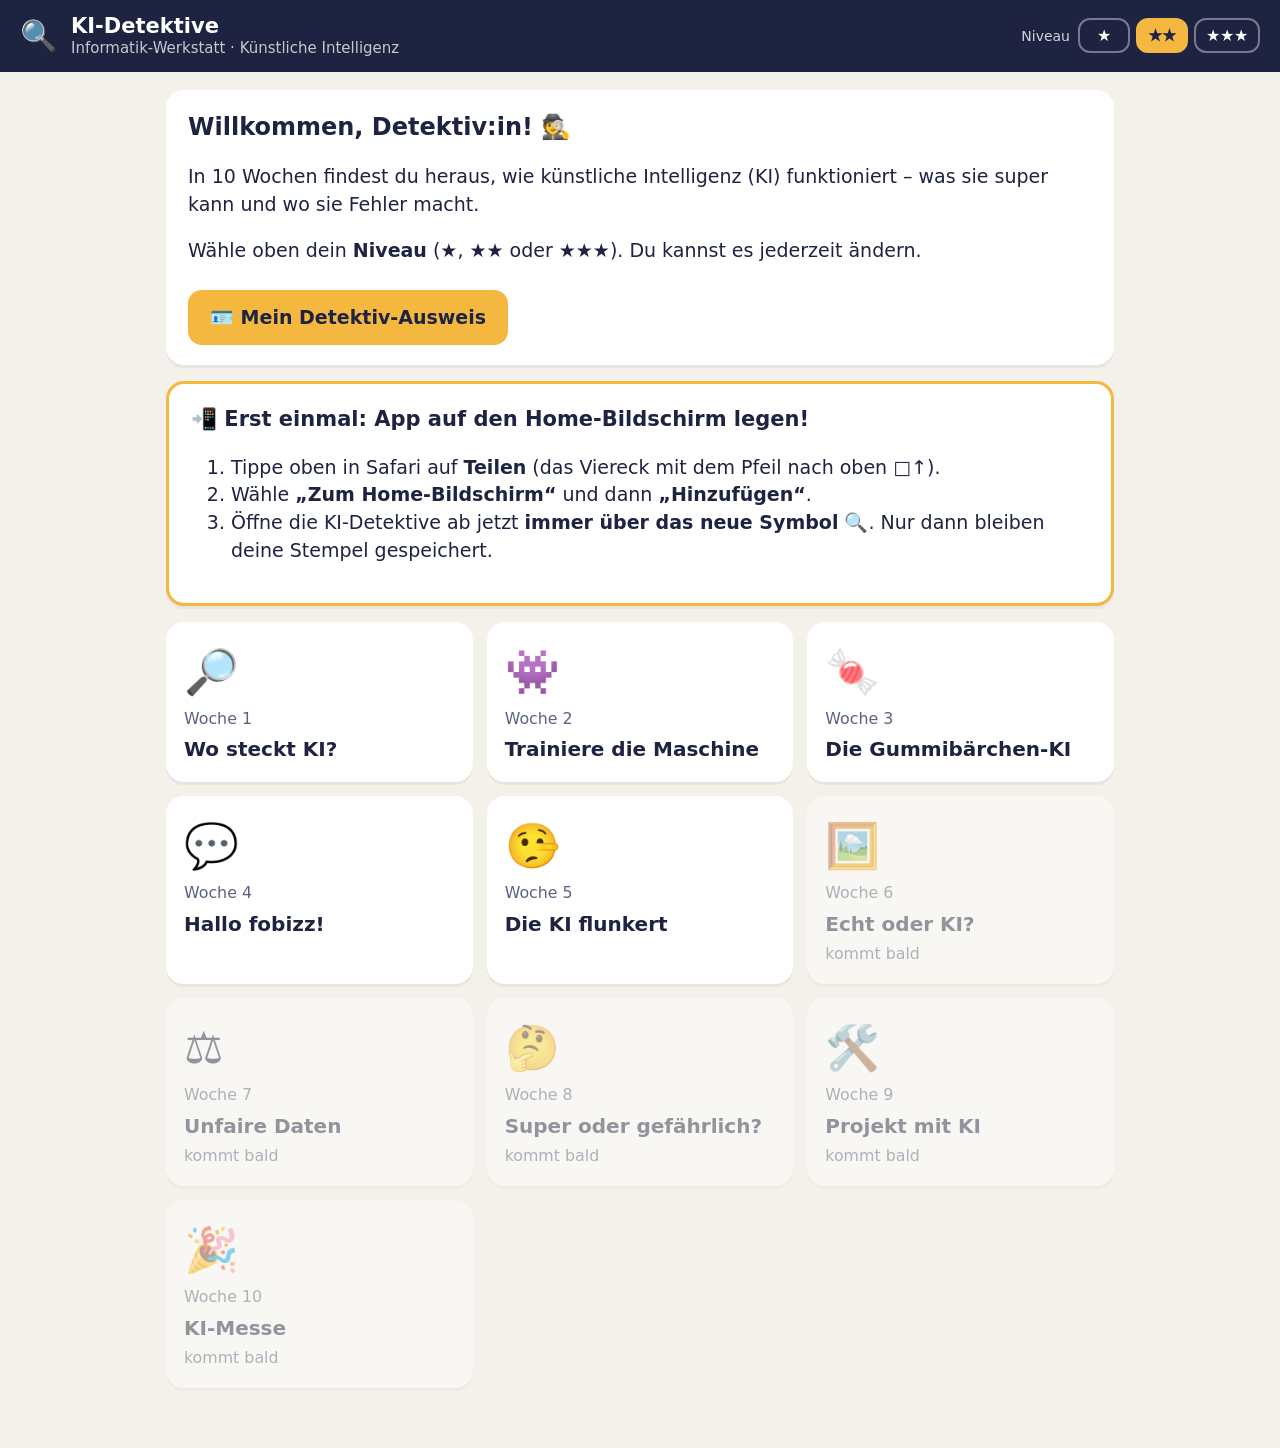
<file: index.html>
<!DOCTYPE html>
<html lang="de">
<head>
<meta charset="utf-8">
<meta name="viewport" content="width=device-width, initial-scale=1">
<title>KI-Detektive</title>
<link rel="manifest" href="manifest.webmanifest">
<link rel="apple-touch-icon" href="apple-touch-icon.png">
<meta name="apple-mobile-web-app-capable" content="yes">
<meta name="mobile-web-app-capable" content="yes">
<meta name="apple-mobile-web-app-title" content="KI-Detektive">
<meta name="apple-mobile-web-app-status-bar-style" content="default">
<meta name="theme-color" content="#1d2340">
<link rel="stylesheet" href="style.css">
<style>
  .weeks{display:grid;grid-template-columns:repeat(auto-fill,minmax(270px,1fr));gap:14px}
  .week{display:block;background:#fff;border-radius:18px;padding:18px;text-decoration:none;color:var(--ink);box-shadow:0 3px 0 rgba(0,0,0,.05);position:relative}
  .week .em{font-size:44px}
  .week b{display:block;font-size:20px;margin-top:4px}
  .week small{color:var(--muted)}
  .week.locked{opacity:.45;pointer-events:none}
  .week .ok{position:absolute;top:14px;right:14px;font-size:28px}
</style>
</head>
<body>
<header class="top">
  <div class="logo">🔍</div>
  <h1>KI-Detektive<small>Informatik-Werkstatt · Künstliche Intelligenz</small></h1>
  <div class="niveau"></div>
</header>
<main>
  <div class="card">
    <h2>Willkommen, Detektiv:in! 🕵️</h2>
    <p>In 10 Wochen findest du heraus, wie künstliche Intelligenz (KI) funktioniert – was sie super kann und wo sie Fehler macht.</p>
    <p>Wähle oben dein <b>Niveau</b> (★, ★★ oder ★★★). Du kannst es jederzeit ändern.</p>
    <a class="btn yellow" href="ausweis.html">🪪 Mein Detektiv-Ausweis</a>
  </div>
  <div class="card" id="install" hidden style="border:3px solid var(--yellow)">
    <h3>📲 Erst einmal: App auf den Home-Bildschirm legen!</h3>
    <ol>
      <li>Tippe oben in Safari auf <b>Teilen</b> (das Viereck mit dem Pfeil nach oben □↑).</li>
      <li>Wähle <b>„Zum Home-Bildschirm“</b> und dann <b>„Hinzufügen“</b>.</li>
      <li>Öffne die KI-Detektive ab jetzt <b>immer über das neue Symbol</b> 🔍. Nur dann bleiben deine Stempel gespeichert.</li>
    </ol>
  </div>
  <div class="weeks" id="weeks"></div>
</main>
<script src="common.js"></script>
<script>
const W = [
  ['🔎','Wo steckt KI?','woche1.html'],
  ['👾','Trainiere die Maschine','woche2.html'],
  ['🍬','Die Gummibärchen-KI','woche3.html'],
  ['💬','Hallo fobizz!','woche4.html'],
  ['🤥','Die KI flunkert','woche5.html'],
  ['🖼️','Echt oder KI?',''],
  ['⚖️','Unfaire Daten',''],
  ['🤔','Super oder gefährlich?',''],
  ['🛠️','Projekt mit KI',''],
  ['🎉','KI-Messe','']
];
const st = KI.stamps();
document.getElementById('weeks').innerHTML = W.map((w,i)=>`
  <a class="week ${w[2]?'':'locked'}" href="${w[2]||'#'}">
    ${st[i+1]?'<span class="ok">✅</span>':''}
    <div class="em">${w[0]}</div><small>Woche ${i+1}</small><b>${w[1]}</b>
    ${w[2]?'':'<small>kommt bald</small>'}
  </a>`).join('');
KI.initNiveau();
const standalone = window.navigator.standalone === true || (window.matchMedia && matchMedia('(display-mode: standalone)').matches);
document.getElementById('install').hidden = standalone;
</script>
</body>
</html>
</file>
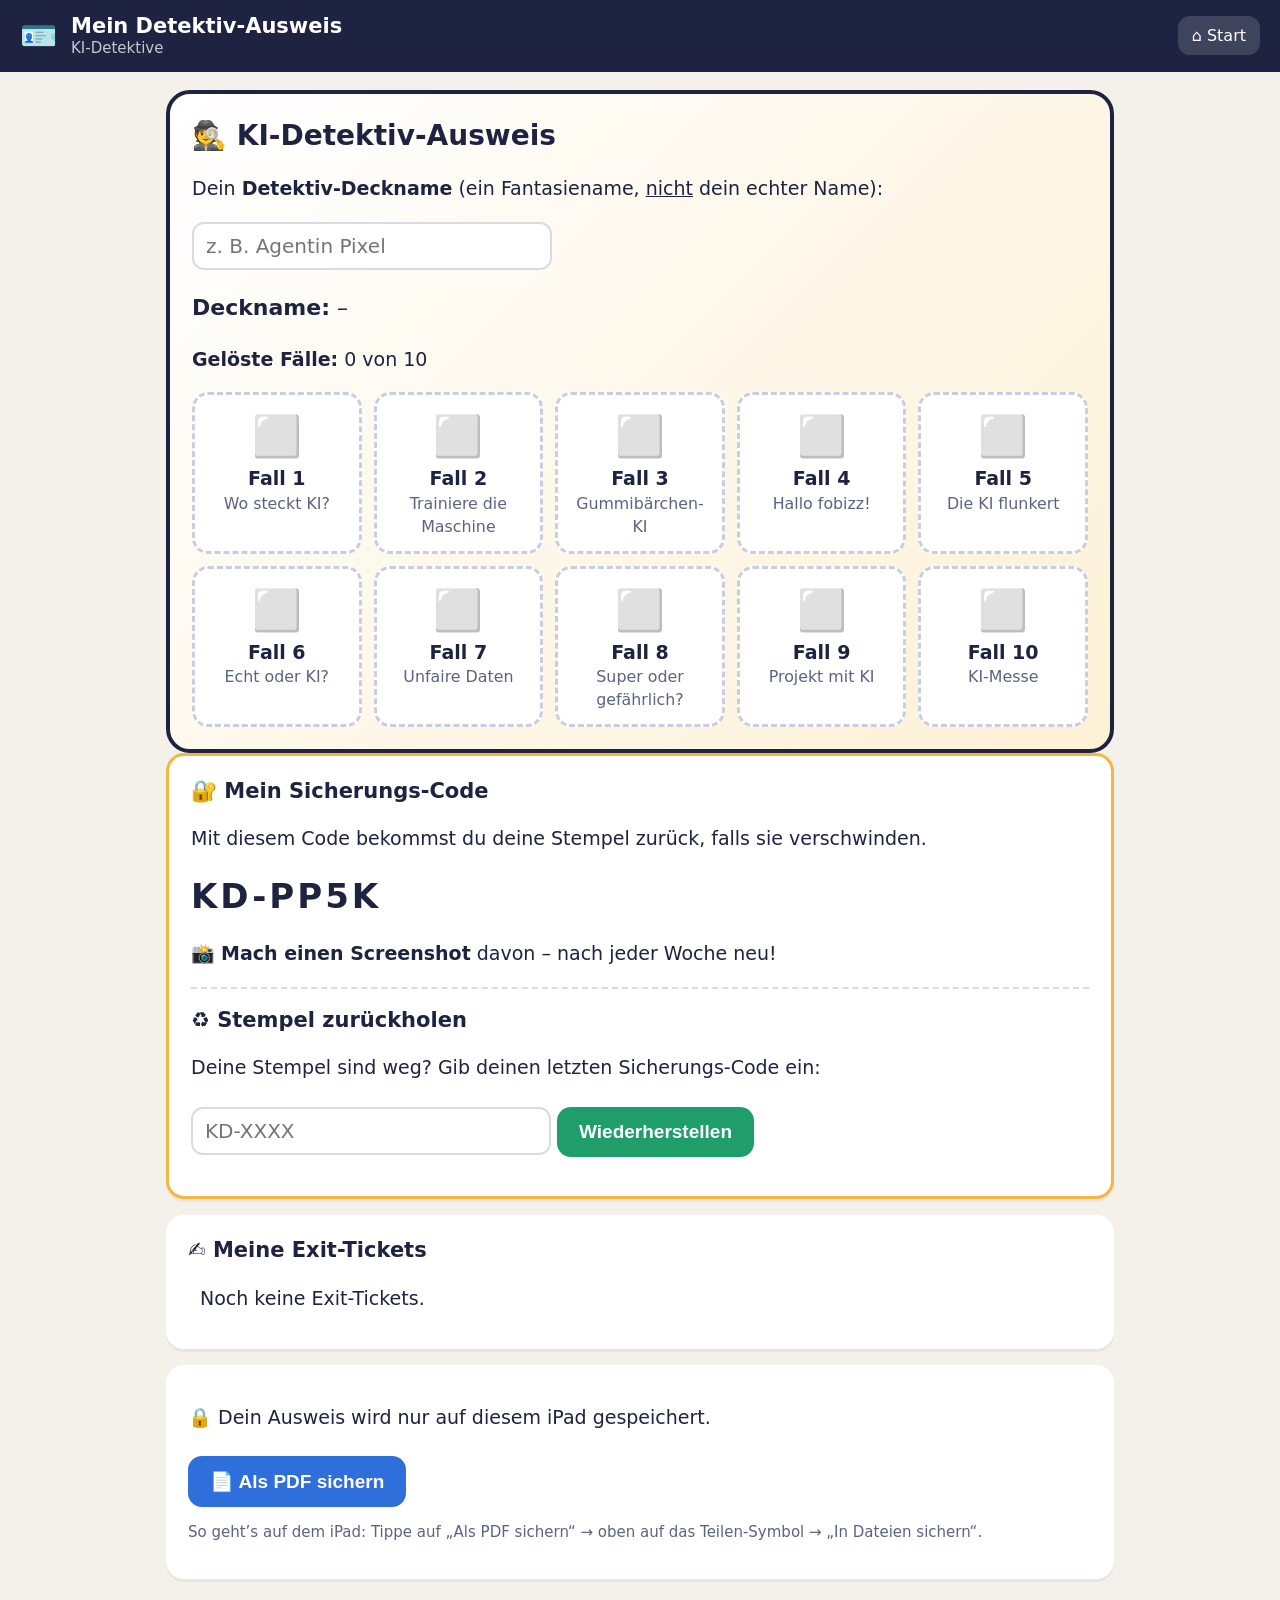
<file: ausweis.html>
<!DOCTYPE html>
<html lang="de">
<head>
<meta charset="utf-8">
<meta name="viewport" content="width=device-width, initial-scale=1">
<title>Mein KI-Detektiv-Ausweis</title>
<link rel="manifest" href="manifest.webmanifest">
<link rel="apple-touch-icon" href="apple-touch-icon.png">
<meta name="apple-mobile-web-app-capable" content="yes">
<meta name="mobile-web-app-capable" content="yes">
<meta name="apple-mobile-web-app-title" content="KI-Detektive">
<meta name="apple-mobile-web-app-status-bar-style" content="default">
<meta name="theme-color" content="#1d2340">
<link rel="stylesheet" href="style.css">
<style>
  .pass{background:linear-gradient(135deg,#fff,#fdf1d6);border:4px solid var(--ink);border-radius:24px;padding:22px}
  .pass h2{margin:0;font-size:28px}
  .slots{display:grid;grid-template-columns:repeat(auto-fill,minmax(150px,1fr));gap:12px;margin-top:16px}
  .slot{border:3px dashed #c9cde0;border-radius:16px;padding:12px;text-align:center;min-height:120px;background:#fff}
  .slot.got{border:3px solid var(--red)}
  .slot .s{font-size:40px}
  .slot small{display:block;color:var(--muted)}
  input{font-size:20px;padding:10px 12px;border-radius:12px;border:2px solid #d8dbe6;width:100%;max-width:360px;font-family:inherit}
  .notes p{background:#fff;border-radius:12px;padding:10px 12px;margin:6px 0}
</style>
</head>
<body>
<header class="top">
  <div class="logo">🪪</div>
  <h1>Mein Detektiv-Ausweis<small>KI-Detektive</small></h1>
  <a class="home" href="index.html">⌂ Start</a>
</header>
<main>
  <div class="pass">
    <h2>🕵️ KI-Detektiv-Ausweis</h2>
    <p class="noprint">Dein <b>Detektiv-Deckname</b> (ein Fantasiename, <u>nicht</u> dein echter Name):</p>
    <input id="nick" class="noprint" maxlength="30" placeholder="z. B. Agentin Pixel">
    <p style="font-size:22px"><b>Deckname:</b> <span id="nickShow">–</span></p>
    <p><b>Gelöste Fälle:</b> <span id="count">0</span> von 10</p>
    <div class="slots" id="slots"></div>
  </div>
  <div class="card noprint" style="border:3px solid var(--yellow)">
    <h3>🔐 Mein Sicherungs-Code</h3>
    <p>Mit diesem Code bekommst du deine Stempel zurück, falls sie verschwinden.</p>
    <p style="font-size:34px;font-weight:800;letter-spacing:3px;margin:6px 0" id="myCode">–</p>
    <p>📸 <b>Mach einen Screenshot</b> davon – nach jeder Woche neu!</p>
    <hr style="border:none;border-top:2px dashed #d8dbe6;margin:16px 0">
    <h3>♻️ Stempel zurückholen</h3>
    <p>Deine Stempel sind weg? Gib deinen letzten Sicherungs-Code ein:</p>
    <input id="codeIn" maxlength="9" placeholder="KD-XXXX" autocapitalize="characters" autocomplete="off" style="text-transform:uppercase">
    <button class="btn green" id="codeBtn">Wiederherstellen</button>
    <p id="codeMsg"></p>
  </div>
  <div class="card notes" style="margin-top:16px">
    <h3>✍️ Meine Exit-Tickets</h3>
    <div id="notes"></div>
  </div>
  <div class="card noprint">
    <p>🔒 Dein Ausweis wird nur auf diesem iPad gespeichert.</p>
    <button class="btn" onclick="window.print()">📄 Als PDF sichern</button>
    <p style="font-size:15px;color:#5b6382">So geht’s auf dem iPad: Tippe auf „Als PDF sichern“ → oben auf das Teilen-Symbol → „In Dateien sichern“.</p>
  </div>
</main>
<script src="common.js"></script>
<script>
const names=['Wo steckt KI?','Trainiere die Maschine','Gummibärchen-KI','Hallo fobizz!','Die KI flunkert','Echt oder KI?','Unfaire Daten','Super oder gefährlich?','Projekt mit KI','KI-Messe'];
function renderPass(){
const st=KI.stamps();
document.getElementById('slots').innerHTML=names.map((n,i)=>`<div class="slot ${st[i+1]?'got':''}">
  <div class="s">${st[i+1]?'🕵️':'⬜'}</div><b>Fall ${i+1}</b><small>${n}</small>${st[i+1]?`<small>✅ ${st[i+1]}</small>`:''}</div>`).join('');
document.getElementById('count').textContent=Object.keys(st).length;
document.getElementById('myCode').textContent=KI.stampsToCode();
}
renderPass();
document.getElementById('codeBtn').onclick=()=>{const m=document.getElementById('codeMsg');const w=KI.restoreFromCode(document.getElementById('codeIn').value);if(!w){m.innerHTML='❌ Dieser Code stimmt nicht. Prüfe jeden Buchstaben genau.';return;}m.innerHTML='✅ Geschafft! Stempel für Woche '+(w.join(', ')||'–')+' sind wieder da.';renderPass();};
const notes=document.getElementById('notes');
let any=false;
for(let w=1;w<=10;w++){const t=KI.get('exit_w'+w,'');if(t){any=true;const p=document.createElement('p');p.innerHTML=`<b>Woche ${w}:</b> `;p.appendChild(document.createTextNode(t));notes.appendChild(p);}}
if(!any)notes.innerHTML='<p>Noch keine Exit-Tickets.</p>';
const nick=document.getElementById('nick'),show=document.getElementById('nickShow');
nick.value=KI.get('kiNick','');show.textContent=nick.value||'–';
nick.oninput=()=>{KI.set('kiNick',nick.value);show.textContent=nick.value||'–';};
</script>
</body>
</html>
</file>
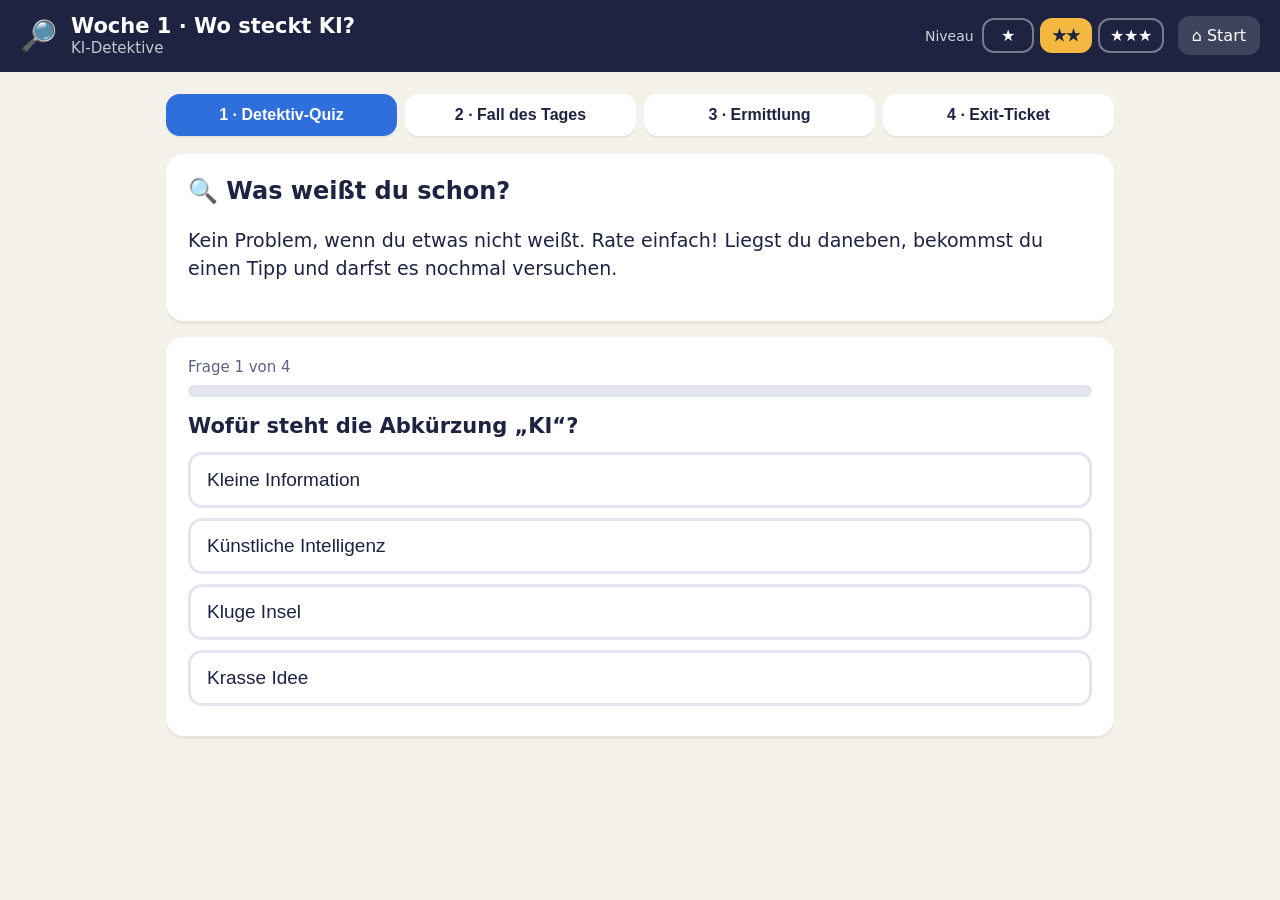
<file: woche1.html>
<!DOCTYPE html>
<html lang="de">
<head>
<meta charset="utf-8">
<meta name="viewport" content="width=device-width, initial-scale=1">
<title>Woche 1 · Wo steckt KI?</title>
<link rel="manifest" href="manifest.webmanifest">
<link rel="apple-touch-icon" href="apple-touch-icon.png">
<meta name="apple-mobile-web-app-capable" content="yes">
<meta name="mobile-web-app-capable" content="yes">
<meta name="apple-mobile-web-app-title" content="KI-Detektive">
<meta name="apple-mobile-web-app-status-bar-style" content="default">
<meta name="theme-color" content="#1d2340">
<link rel="stylesheet" href="style.css">
<style>
  .sortcard{text-align:center;padding:26px}
  .sortcard .em{font-size:90px;line-height:1.1}
  .sortcard .name{font-size:26px;font-weight:700;margin:8px 0 18px}
  .choice{display:flex;gap:12px;justify-content:center;flex-wrap:wrap}
  .choice .btn{font-size:22px;padding:18px 26px;min-width:200px}
  .cols{display:grid;grid-template-columns:1fr 1fr;gap:12px}
  .cols ul{padding-left:20px;margin:6px 0}
  @media (max-width:600px){.cols{grid-template-columns:1fr}}
</style>
</head>
<body>
<header class="top">
  <div class="logo">🔎</div>
  <h1>Woche 1 · Wo steckt KI?<small>KI-Detektive</small></h1>
  <div class="niveau"></div>
  <a class="home" href="index.html">⌂ Start</a>
</header>
<main>
<nav class="steps">
  <button data-step="1">1 · Detektiv-Quiz</button>
  <button data-step="2">2 · Fall des Tages</button>
  <button data-step="3">3 · Ermittlung</button>
  <button data-step="4">4 · Exit-Ticket</button>
</nav>

<section class="step" data-step="1">
  <div class="card"><h2>🔍 Was weißt du schon?</h2>
  <p>Kein Problem, wenn du etwas nicht weißt. Rate einfach! Liegst du daneben, bekommst du einen Tipp und darfst es nochmal versuchen.</p></div>
  <div id="quiz"></div>
</section>

<section class="step" data-step="2">
  <div class="card center">
    <div class="big">🤖❓🧑</div>
    <h2>Fall Nr. 1: Mensch oder Maschine?</h2>
    <p>Eure Lernbegleitung zeigt euch gleich 4 Witze.<br>2 Witze hat ein <b>Mensch</b> geschrieben. 2 Witze hat eine <b>KI</b> geschrieben.</p>
    <p><b>Eure Aufgabe:</b> Stimmt ab: Wer hat welchen Witz geschrieben?</p>
  </div>
  <div class="card teacher">
    <p><b>Vorbereitung:</b> Lass dir vor der Stunde im fobizz-KI-Chat 2 kurze Kinderwitze schreiben (Prompt: <i>„Schreibe einen kurzen Witz für 11-jährige Kinder über die Schule.“</i>). Schreib selbst 2 Witze dazu. Zeig alle 4 gemischt über AirPlay.</p>
    <p><b>Abstimmung:</b> fobizz-Umfrage mit 4 Fragen („Witz 1: Mensch oder KI?“ …) oder per Handzeichen.</p>
    <p><b>Impulsfrage danach:</b> „Woran habt ihr das erkannt? Ist das überhaupt sicher zu erkennen?“</p>
  </div>
</section>

<section class="step" data-step="3">
  <div class="card">
    <h2>🕵️ Ermittlung: KI oder keine KI?</h2>
    <p>Du siehst nacheinander Dinge aus dem Alltag. Entscheide: <b>Steckt da KI drin?</b></p>
    <div class="hint" data-nv="1 2">
      <b>Detektiv-Regel:</b><br>
      🤖 <b>KI</b> lernt aus vielen Beispielen und erkennt Muster.<br>
      ⚙️ <b>Keine KI</b>: Das Gerät macht immer genau dasselbe, nach festen Regeln.
    </div>
    <div class="info" data-nv="3">Bei ★★★ musst du nach jeder Entscheidung auch den <b>Grund</b> wählen.</div>
  </div>
  <div id="game"></div>
  <div id="after" hidden>
    <div class="task">
      <b>📌 Auftrag: Dein Freeform-Board „KI in meinem Alltag“</b>
      <ol data-nv="1">
        <li>Öffne die App <b>Freeform</b>.</li>
        <li>Schreib oben die Überschrift: <i>KI in meinem Alltag</i>.</li>
        <li>Wähle <b>3 Beispiele</b> mit KI aus dem Spiel. Schreib jedes auf eine Haftnotiz.</li>
        <li>Ergänze bei jedem den Satz: <i>„Hier ist KI, weil …“</i></li>
      </ol>
      <div class="wordbank" data-nv="1"><b>lernt</b><b>Beispiele</b><b>erkennt</b><b>Muster</b><b>Daten</b></div>
      <ol data-nv="2">
        <li>Öffne die App <b>Freeform</b> und erstelle ein Board <i>KI in meinem Alltag</i>.</li>
        <li>Sammle <b>4 Beispiele</b> mit KI: 3 aus dem Spiel und 1 eigenes.</li>
        <li>Erkläre bei jedem in einem Satz, warum dort KI steckt.</li>
      </ol>
      <ol data-nv="3">
        <li>Erstelle in <b>Freeform</b> ein Board <i>KI in meinem Alltag</i> mit <b>2 Bereichen</b>: „KI“ und „keine KI“.</li>
        <li>Sortiere mindestens 6 Beispiele ein, 2 davon hast du dir selbst ausgedacht.</li>
        <li>Finde ein Beispiel, bei dem man streiten kann. Begründe deine Entscheidung.</li>
      </ol>
      <p>Wenn du fertig bist: Zeig dein Board per <b>AirPlay</b>, wenn die Lernbegleitung dich aufruft.</p>
    </div>
    <button class="btn gray" onclick="startGame()">🔄 Nochmal spielen</button>
  </div>
</section>

<section class="step" data-step="4">
  <div class="card"><h2>🎫 Exit-Ticket</h2><p>Beantworte die Frage und schreib einen Satz. Dann bekommst du deinen Stempel!</p></div>
  <div id="exit"></div>
</section>
</main>

<script src="common.js"></script>
<script>
KI.initSteps();
KI.initNiveau();

KI.quiz(document.getElementById('quiz'), [
  {q:'Wofür steht die Abkürzung „KI“?', a:['Kleine Information','Künstliche Intelligenz','Kluge Insel','Krasse Idee'], c:1,
   h:'Das erste Wort bedeutet: von Menschen gemacht, nicht aus der Natur. Das zweite Wort heißt so viel wie „Klugheit“.',
   e:'KI heißt <b>Künstliche Intelligenz</b>. „Künstlich“ bedeutet: von Menschen gemacht.'},
  {q:'Woher „weiß“ eine KI Dinge?', a:['Sie lernt aus sehr vielen Beispielen (Daten).','Sie hat ein Gehirn wie ein Mensch.','Sie denkt sich alles selbst aus.','Sie fragt heimlich im Internet nach.'], c:0,
   h:'Denk daran, wie du Vokabeln lernst: durch viele Wiederholungen und Beispiele. Ein Gehirn hat ein Computer nicht.',
   e:'Eine KI lernt aus <b>Daten</b> – das sind ganz viele Beispiele. Ein Gehirn hat sie nicht.'},
  {q:'Was davon kann eine KI?', a:['Traurig sein','Gesichter auf Fotos erkennen','Hunger haben','Freunde vermissen'], c:1,
   h:'Eine KI hat keinen Körper und keine Gefühle. Welche Antwort hat mit Sehen und Erkennen zu tun?',
   e:'KI kann <b>Muster erkennen</b>, zum Beispiel Gesichter. Gefühle hat sie nicht.'},
  {q:'Macht eine KI manchmal Fehler?', a:['Nein, nie.','Ja, auch eine KI kann sich irren.'], c:1,
   h:'Hat dich eine Sprachassistentin oder eine Übersetzer-App schon mal falsch verstanden?',
   e:'Ja! KI kann sich <b>irren</b>. Das schauen wir uns in den nächsten Wochen genau an.'}
], () => KI.markDone(1));

KI.exitTicket(document.getElementById('exit'), 1,
  {q:'Woran erkennst du am besten, dass in einem Gerät KI steckt?', a:['Es hat einen Stecker.','Es ist sehr teuer.','Es lernt aus Beispielen und erkennt Muster.','Es ist sehr schnell.'], c:2,
   h:'Erinnere dich an die Detektiv-Regel aus dem Spiel. Auch ein Wasserkocher hat einen Stecker – ist der deshalb eine KI?',
   e:'Genau: KI <b>lernt aus Beispielen</b> und <b>erkennt Muster</b>. Ein Stecker oder ein hoher Preis sagt darüber nichts.'},
  'Wo hast du heute KI entdeckt, wo du sie nicht erwartet hättest?');

/* ---------- Sortier-Spiel ---------- */
const CARDS = [
  {em:'🗣️', t:'Sprachassistent, dem man Fragen stellt', ki:true, w:'Er versteht gesprochene Sprache. Das hat er aus sehr vielen Sprachaufnahmen gelernt.', easy:true},
  {em:'🧮', t:'Taschenrechner', ki:false, w:'Er rechnet nach festen Regeln. 2 + 2 ist immer 4 – da lernt nichts dazu.', easy:true},
  {em:'🔓', t:'Handy wird mit dem Gesicht entsperrt', ki:true, w:'Das Handy erkennt die Muster in deinem Gesicht.', easy:true},
  {em:'💡', t:'Lichtschalter', ki:false, w:'An oder aus – immer gleich. Keine KI.', easy:true},
  {em:'📺', t:'Video-Vorschläge in einer Video-App', ki:true, w:'Die App lernt aus dem, was du schaust, und schlägt Ähnliches vor.', easy:true},
  {em:'⏰', t:'Wecker', ki:false, w:'Er klingelt zur eingestellten Zeit. Feste Regel, keine KI.', easy:true},
  {em:'🌍', t:'Übersetzer-App', ki:true, w:'Sie hat aus Millionen übersetzten Texten gelernt.', easy:true},
  {em:'🚦', t:'Ampel mit fester Zeitschaltung', ki:false, w:'Sie schaltet immer nach denselben Zeiten um.', easy:true},
  {em:'📧', t:'Spam-Filter im E-Mail-Postfach', ki:true, w:'Er hat an vielen Beispielen gelernt, wie Werbe- und Betrugsmails aussehen.', easy:false},
  {em:'🧹', t:'Saugroboter mit Kamera, der Socken und Kabel erkennt', ki:true, w:'Er erkennt Gegenstände auf Kamerabildern – das hat er an vielen Bildern gelernt.', easy:false},
  {em:'👾', t:'Computergegner im Spiel, der immer denselben Weg läuft', ki:false, w:'Er folgt festen Regeln und lernt nichts dazu.', easy:false},
  {em:'🖼️', t:'Foto-App, die Fotos nach Personen sortiert', ki:true, w:'Sie erkennt Gesichter auf Fotos. Das ist Mustererkennung.', easy:true},
  {em:'🔢', t:'Zahlenschloss am Fahrrad', ki:false, w:'Nur der richtige Code öffnet es. Feste Regel.', easy:true},
  {em:'🎨', t:'Bildgenerator, der Bilder aus Text malt', ki:true, w:'Er hat aus Millionen Bildern gelernt, wie Dinge aussehen.', easy:false},
  {em:'🌡️', t:'Thermometer', ki:false, w:'Es misst nur die Temperatur. Keine KI.', easy:false},
  {em:'💬', t:'Chatbot, der Fragen beantwortet', ki:true, w:'Er hat aus riesigen Textmengen gelernt, wie Sprache funktioniert.', easy:false}
];
const REASONS = [
  {t:'Es lernt aus Daten und erkennt Muster.', ki:true},
  {t:'Es arbeitet immer nach denselben festen Regeln.', ki:false},
  {t:'Es braucht Strom.', ki:null}
];
let deck, idx, pts, max, sorted;
function startGame(){
  const n = KI.niveau();
  deck = KI.shuffle(n===1 ? CARDS.filter(c=>c.easy).slice(0,10) : CARDS);
  idx = 0; pts = 0; max = 0; wrong1 = undefined; sorted = {ki:[], no:[]};
  document.getElementById('after').hidden = true;
  showCard();
}
function showCard(){
  const g = document.getElementById('game');
  if(idx >= deck.length){
    g.innerHTML = `<div class="card center"><div class="big">🎉</div><h2>${pts} von ${max} Punkten!</h2><p>Punkte gibt es, wenn du gleich beim ersten Versuch richtig liegst.</p>
      <div class="cols" style="text-align:left">
        <div class="info"><b>🤖 KI</b><ul>${sorted.ki.map(c=>`<li>${c.em} ${c.t}</li>`).join('')}</ul></div>
        <div class="hint"><b>⚙️ Keine KI</b><ul>${sorted.no.map(c=>`<li>${c.em} ${c.t}</li>`).join('')}</ul></div>
      </div></div>`;
    document.getElementById('after').hidden = false;
    KI.applyNiveau(); KI.markDone(3);
    return;
  }
  const c = deck[idx];
  g.innerHTML = `<div class="card sortcard">
    <div class="qcount">Karte ${idx+1} von ${deck.length} · ⭐ ${pts} Punkte</div>
    <div class="progress"><div style="width:${idx/deck.length*100}%"></div></div>
    <div class="em">${c.em}</div><div class="name">${c.t}</div>
    <div class="choice" id="ch">
      <button class="btn" onclick="choose(true)">🤖 KI</button>
      <button class="btn yellow" onclick="choose(false)">⚙️ Keine KI</button>
    </div><div id="fb"></div></div>`;
}
let wrong1, wrong2;
function choose(isKI){
  const c = deck[idx];
  if(wrong1===undefined){ wrong1=0; wrong2=0; }
  if(isKI!==c.ki){
    /* Falsch: Tipp statt Lösung, nochmal entscheiden */
    wrong1++;
    document.getElementById('fb').innerHTML = `<div class="feedback" style="text-align:left"><b>🤔 Noch nicht.</b> 💡 <b>Tipp:</b> ${
      c.ki ? 'Muss dieses Gerät etwas <b>erkennen oder verstehen</b>, das jedes Mal ein bisschen anders aussieht oder klingt? Dafür braucht es viele Beispiele.'
           : 'Macht dieses Gerät nicht <b>jedes Mal genau dasselbe</b>? Lernt es wirklich etwas dazu?'}
      <br><i>Überleg nochmal und entscheide neu!</i></div>`;
    return;
  }
  document.getElementById('ch').hidden = true;
  if(KI.niveau()===3) askReason(c); else reveal(false);
}
function askReason(c){
  document.getElementById('fb').innerHTML = `<p>✅ Richtig entschieden! <b>Warum?</b> Wähle den passenden Grund:</p><div class="answers">${
    KI.shuffle(REASONS).map(r=>`<button class="answer" data-ki="${r.ki}">${r.t}</button>`).join('')}</div><div id="rfb"></div>`;
  document.querySelectorAll('#fb .answer').forEach(b=>b.onclick=()=>{
    if(b.dataset.ki===String(c.ki)) return reveal(true);
    wrong2++; b.disabled=true; b.classList.add('wrong');
    document.getElementById('rfb').innerHTML = `<div class="feedback"><b>🤔 Der Grund passt noch nicht.</b> 💡 ${
      b.dataset.ki==='null' ? 'Strom brauchen fast alle Geräte – auch eine Lampe. Sagt das etwas über KI?'
                            : 'Passt dieser Grund zu deiner Entscheidung „' + (c.ki?'KI':'keine KI') + '“?'} Versuch es nochmal!</div>`;
  });
}
function reveal(withReason){
  const c = deck[idx];
  max += withReason ? 2 : 1;
  pts += (wrong1===0?1:0) + (withReason && wrong2===0 ? 1 : 0);
  (c.ki ? sorted.ki : sorted.no).push(c);
  const first = wrong1===0 && (!withReason || wrong2===0);
  document.getElementById('fb').innerHTML = `<div class="feedback" style="text-align:left">
    <b>${first?'✅ Richtig – gleich beim ersten Versuch!':'✅ Richtig – gut nachgedacht!'}</b> ${c.ki?'🤖 Hier steckt KI drin.':'⚙️ Hier steckt keine KI drin.'} ${c.w}
    <br><button class="btn" style="margin-top:10px" onclick="idx++;wrong1=undefined;showCard()">Weiter ➜</button></div>`;
}
KI.onNiveau(()=>{ if(!deck || idx===0) startGame(); });
startGame();
</script>
</body>
</html>
</file>
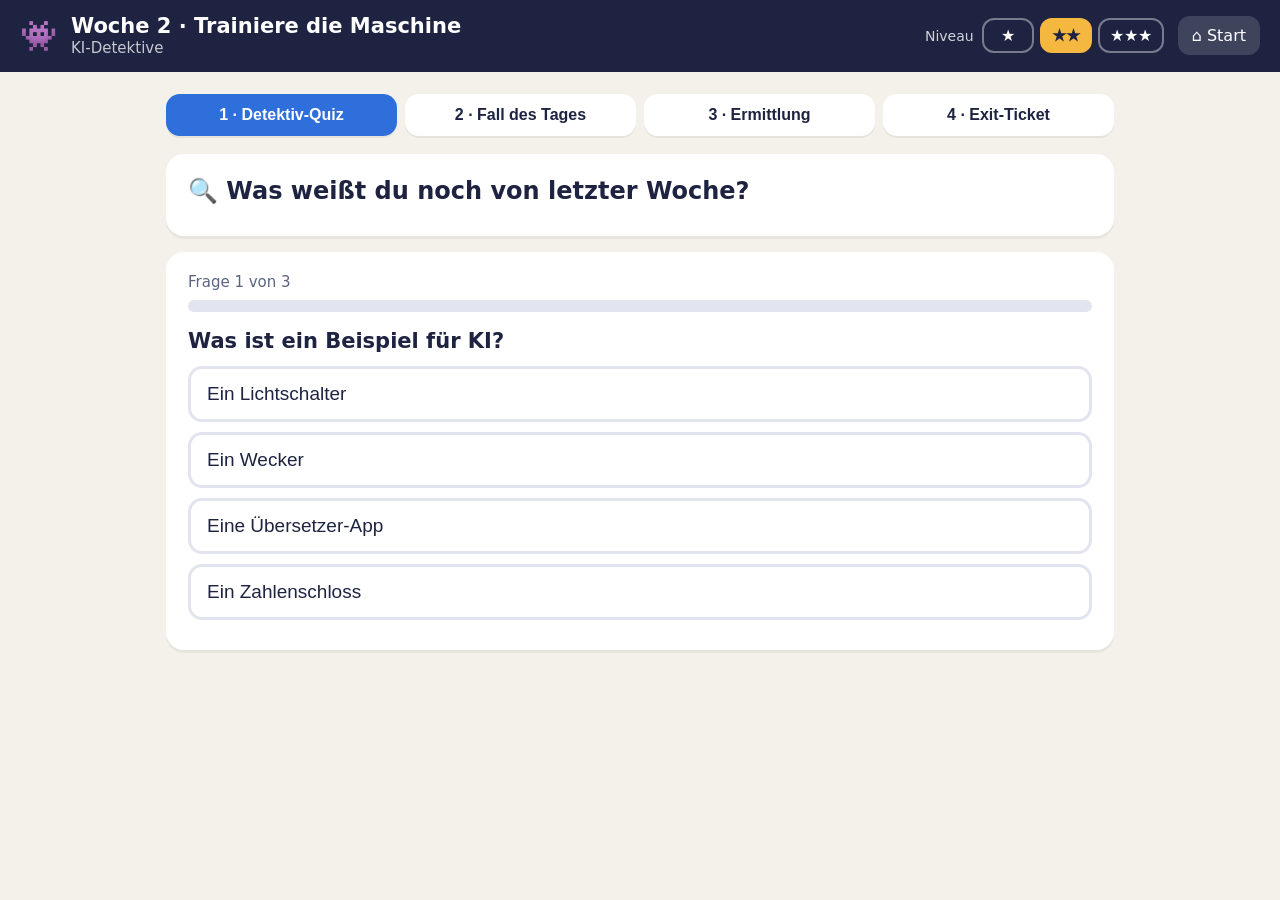
<file: woche2.html>
<!DOCTYPE html>
<html lang="de">
<head>
<meta charset="utf-8">
<meta name="viewport" content="width=device-width, initial-scale=1">
<title>Woche 2 · Trainiere die Maschine</title>
<link rel="manifest" href="manifest.webmanifest">
<link rel="apple-touch-icon" href="apple-touch-icon.png">
<meta name="apple-mobile-web-app-capable" content="yes">
<meta name="mobile-web-app-capable" content="yes">
<meta name="apple-mobile-web-app-title" content="KI-Detektive">
<meta name="apple-mobile-web-app-status-bar-style" content="default">
<meta name="theme-color" content="#1d2340">
<link rel="stylesheet" href="style.css">
<style>
  .bigmon{display:flex;justify-content:center;margin:8px 0}
  .choice{display:flex;gap:12px;justify-content:center;flex-wrap:wrap}
  .choice .btn{font-size:22px;padding:16px 24px;min-width:210px}
  .night{background:#2b2f63!important;color:#fff!important}
  .day{background:var(--yellow)!important;color:var(--ink)!important}
  .strip{display:grid;grid-template-columns:1fr 1fr;gap:10px;margin-top:10px}
  .strip > div{border-radius:14px;padding:8px;min-height:80px}
  .strip .n{background:#e4e5f5} .strip .d{background:var(--yellow-l)}
  .strip svg{width:54px;height:54px}
  .tcard{background:#fff;border-radius:16px;padding:10px;text-align:center;border:3px solid #e2e5ef}
  .tcard.ok{border-color:var(--green);background:var(--green-l)}
  .tcard.bad{border-color:var(--red);background:var(--red-l)}
  .tcard svg{width:100px;height:100px}
  .tcard .pred{font-weight:700;margin:4px 0}
  .tcard .judge{display:flex;gap:6px;justify-content:center}
  .tcard .judge button{font-size:22px;border:2px solid #d8dbe6;background:#fff;border-radius:10px;padding:4px 12px}
  .tcard .judge button.on{border-color:var(--ink);background:var(--blue-l)}
  .bars{display:flex;align-items:flex-end;gap:12px;height:180px;padding:10px;border-bottom:3px solid var(--ink);margin-top:10px}
  .bar{flex:1;max-width:70px;background:var(--green);border-radius:10px 10px 0 0;position:relative;text-align:center;color:#fff;font-weight:700;font-size:16px}
  .bar span{position:absolute;bottom:-28px;left:0;right:0;color:var(--ink);font-weight:400;font-size:14px}
  .thinking{font-size:60px;animation:wob .5s infinite alternate}
  @keyframes wob{from{transform:rotate(-10deg)}to{transform:rotate(10deg)}}
</style>
</head>
<body>
<header class="top">
  <div class="logo">👾</div>
  <h1>Woche 2 · Trainiere die Maschine<small>KI-Detektive</small></h1>
  <div class="niveau"></div>
  <a class="home" href="index.html">⌂ Start</a>
</header>
<main>
<nav class="steps">
  <button data-step="1">1 · Detektiv-Quiz</button>
  <button data-step="2">2 · Fall des Tages</button>
  <button data-step="3">3 · Ermittlung</button>
  <button data-step="4">4 · Exit-Ticket</button>
</nav>

<section class="step" data-step="1">
  <div class="card"><h2>🔍 Was weißt du noch von letzter Woche?</h2></div>
  <div id="quiz"></div>
</section>

<section class="step" data-step="2">
  <div class="card center">
    <div class="big">🐶❓</div>
    <h2>Fall Nr. 2: Woher weißt du, was ein Hund ist?</h2>
    <p>Niemand hat dir eine Regel wie „4 Beine + Fell + bellt = Hund“ beigebracht.</p>
    <p><b>Wie hast du es dann gelernt?</b></p>
  </div>
  <div class="card teacher">
    <p><b>Ablauf:</b> Kurzes Unterrichtsgespräch. Sammle die Antworten auf einer fobizz-Pinnwand (Spalte „So habe ich gelernt“).</p>
    <p><b>Ziel:</b> Die Lernenden erkennen: Wir lernen aus <b>vielen Beispielen</b> („Das ist ein Hund“ – „Das ist auch ein Hund“). Genau so lernt eine Maschine. Die Beispiele heißen <b>Trainingsdaten</b>.</p>
    <p><b>Überleitung:</b> „Heute seid ihr die Trainer:innen einer Maschine!“</p>
  </div>
</section>

<section class="step" data-step="3">
  <div class="card">
    <h2>👾 Ermittlung: Trainiere die Monster-Maschine</h2>
    <p>Die Maschine soll lernen, <b>Nachtmonster 🌙</b> und <b>Tagmonster ☀️</b> zu unterscheiden. Sie kennt die Regel <u>nicht</u>. Du zeigst ihr Beispiele – das sind die <b>Trainingsdaten</b>.</p>
    <div class="info" id="ruleBox"></div>
    <div id="ownRule" hidden>
      <p><b>Deine geheime Regel</b> (zum Beispiel: „Nachtmonster haben Zähne und Punkte“):</p>
      <textarea id="ownRuleText" style="min-height:70px" placeholder="Meine Regel: Nachtmonster sind …"></textarea>
    </div>
    <button class="btn green" id="startBtn" onclick="startTraining()">Los geht’s ➜</button>
  </div>
  <div id="stage"></div>
  <div id="results" hidden>
    <div class="card">
      <h3>📈 So gut war die Maschine in jeder Runde</h3>
      <div class="bars" id="bars"></div><div style="height:30px"></div>
      <button class="btn" onclick="startTraining(true)">➕ 8 weitere Trainingsbeispiele</button>
      <button class="btn gray" onclick="resetAll()">🔄 Ganz neu anfangen</button>
    </div>
    <div class="card">
      <h3>🧠 Wie macht die Maschine das?</h3>
      <p>Bei jedem neuen Monster sucht die Maschine die <b>3 Trainingsmonster, die am ähnlichsten aussehen</b>. Was die meisten davon sind, das sagt sie auch für das neue Monster.</p>
      <p data-nv="3">Sie vergleicht 5 Merkmale: Farbe, Anzahl der Augen, Hörner, Zähne und Punkte. Sie weiß nicht, welches Merkmal wichtig ist – das muss sie aus den Beispielen „herausfinden“.</p>
    </div>
    <div class="task">
      <b>📌 Auftrag: Deine Merkkarte in Keynote</b>
      <ol data-nv="1">
        <li>Spiele mindestens <b>3 Runden</b>.</li>
        <li>Mache einen <b>Screenshot</b> vom Balken-Diagramm (Ein/Aus-Taste + Lautstärke-hoch gleichzeitig drücken).</li>
        <li>Öffne <b>Keynote</b> und füge den Screenshot ein.</li>
        <li>Schreibe den Satz darunter und fülle die Lücken: <i>„Je mehr ______ die Maschine bekommt, desto ______ wird sie.“</i></li>
      </ol>
      <div class="wordbank" data-nv="1"><b>Beispiele</b><b>besser</b><b>Trainingsdaten</b><b>schlechter</b></div>
      <ol data-nv="2">
        <li>Spiele mindestens <b>3 Runden</b> und mache einen Screenshot vom Diagramm.</li>
        <li>Erstelle in <b>Keynote</b> eine Folie mit dem Screenshot.</li>
        <li>Beschreibe in 2 Sätzen, was mit dem Ergebnis passiert, wenn die Maschine mehr Trainingsdaten bekommt.</li>
      </ol>
      <ol data-nv="3">
        <li>Spiele mit deiner eigenen Regel mindestens <b>3 Runden</b>. Mache einen Screenshot.</li>
        <li>Erstelle in <b>Keynote</b> eine Folie mit Screenshot und deiner Regel.</li>
        <li>Erkläre: Warum war die Maschine bei deiner Regel gut oder schlecht? Was passiert, wenn du beim Trainieren einen Fehler machst?</li>
      </ol>
    </div>
  </div>
</section>

<section class="step" data-step="4">
  <div class="card"><h2>🎫 Exit-Ticket</h2></div>
  <div id="exit"></div>
</section>
</main>

<script src="common.js"></script>
<script>
KI.initSteps();

KI.quiz(document.getElementById('quiz'), [
  {q:'Was ist ein Beispiel für KI?', a:['Ein Lichtschalter','Ein Wecker','Eine Übersetzer-App','Ein Zahlenschloss'], c:2,
   h:'Welches Gerät musste aus ganz vielen Texten lernen? Die anderen machen immer genau dasselbe.',
   e:'Die <b>Übersetzer-App</b> hat aus sehr vielen Texten gelernt. Die anderen Dinge arbeiten nach festen Regeln.'},
  {q:'Ein Taschenrechner rechnet 2 + 2 = 4. Ist das KI?', a:['Ja, er ist ja schlau.','Nein, er arbeitet nach festen Regeln.'], c:1,
   h:'Lernt der Taschenrechner etwas dazu, wenn du ihn oft benutzt?',
   e:'Ein Taschenrechner lernt nichts dazu. Er folgt <b>festen Regeln</b>.'},
  {q:'Was kann eine KI besonders gut?', a:['Muster erkennen','Gefühle haben','Träumen'], c:0,
   h:'Gefühle und Träume haben nur Lebewesen. Was macht das Handy, wenn es dein Gesicht entsperrt?',
   e:'KI ist stark im <b>Muster erkennen</b> – zum Beispiel Gesichter oder Sprache.'}
], () => KI.markDone(1));

KI.exitTicket(document.getElementById('exit'), 2,
  {q:'Was braucht eine Maschine, um etwas zu lernen?', a:['Ein Gehirn','Viele Beispiele (Trainingsdaten)','Eine Brille','Sehr viel Strom und sonst nichts'], c:1,
   h:'Was hast du der Monster-Maschine gezeigt, damit sie lernt?',
   e:'Eine Maschine lernt aus <b>vielen Beispielen</b>. Diese Beispiele heißen <b>Trainingsdaten</b>.'},
  'Was ist passiert, als du der Maschine mehr Beispiele gegeben hast?');

/* ---------- Monster ---------- */
const COLORS = ['#e5534b','#3b7be0','#2fa968','#f2c230'];
const CNAMES = ['rot','blau','grün','gelb'];
function randMonster(){
  return {f:Math.floor(Math.random()*4), a:1+Math.floor(Math.random()*3), h:Math.random()<.5?1:0, z:Math.random()<.5?1:0, p:Math.random()<.5?1:0};
}
function svg(m){
  const c = COLORS[m.f];
  let s = `<svg viewBox="0 0 120 120" xmlns="http://www.w3.org/2000/svg">`;
  if(m.h) s += `<polygon points="30,38 22,6 46,28" fill="#6b4b2a"/><polygon points="90,38 98,6 74,28" fill="#6b4b2a"/>`;
  s += `<ellipse cx="60" cy="68" rx="44" ry="44" fill="${c}" stroke="#1d2340" stroke-width="3"/>`;
  if(m.p) s += `<circle cx="32" cy="82" r="6" fill="rgba(0,0,0,.18)"/><circle cx="88" cy="86" r="5" fill="rgba(0,0,0,.18)"/><circle cx="76" cy="100" r="4" fill="rgba(0,0,0,.18)"/>`;
  const ex = m.a===1?[60]:m.a===2?[44,76]:[36,60,84];
  ex.forEach(x=> s += `<circle cx="${x}" cy="56" r="11" fill="#fff" stroke="#1d2340" stroke-width="2"/><circle cx="${x+2}" cy="58" r="5" fill="#1d2340"/>`);
  if(m.z) s += `<path d="M38 84 Q60 100 82 84 Z" fill="#7a1f1f" stroke="#1d2340" stroke-width="2"/><polygon points="44,85 49,93 53,87" fill="#fff"/><polygon points="66,87 71,93 76,85" fill="#fff"/>`;
  else s += `<path d="M42 84 Q60 98 78 84" fill="none" stroke="#1d2340" stroke-width="4" stroke-linecap="round"/>`;
  return s + `</svg>`;
}
const RULES = {
  1:{text:'<b>Regel ★:</b> Nachtmonster 🌙 haben <b>Hörner</b>. Alle anderen sind Tagmonster ☀️.', f:m=>m.h===1},
  2:{text:'<b>Regel ★★:</b> Nachtmonster 🌙 haben <b>Hörner</b> – <b>außer sie sind gelb</b>. Alle anderen sind Tagmonster ☀️.', f:m=>m.h===1&&m.f!==3},
  3:{text:'<b>★★★:</b> Denk dir eine <b>eigene geheime Regel</b> aus. Du sortierst danach. Danach prüfst du selbst, ob die Maschine richtig liegt.', f:null}
};
function dist(a,b){ return (a.f!==b.f)+(a.a!==b.a)+(a.h!==b.h)+(a.z!==b.z)+(a.p!==b.p); }
function predict(m){
  const k = Math.min(3, train.length);
  const near = train.map(t=>({t,d:dist(t.m,m)})).sort((x,y)=>x.d-y.d || Math.random()-.5).slice(0,k);
  const night = near.filter(n=>n.t.night).length;
  return night*2 > k;
}

let train=[], rounds=[], batch=[], bi=0, mistakes=0, test=[], testSet=[];
function rule(){ return RULES[KI.niveau()]; }
function setupRule(){
  document.getElementById('ruleBox').innerHTML = rule().text;
  document.getElementById('ownRule').hidden = KI.niveau()!==3;
}
function resetAll(){
  train=[]; rounds=[]; mistakes=0; testSet=Array.from({length:10}, randMonster);
  document.getElementById('stage').innerHTML='';
  document.getElementById('results').hidden=true;
  document.getElementById('startBtn').hidden=false;
  setupRule();
}
function startTraining(more){
  if(KI.niveau()===3 && document.getElementById('ownRuleText').value.trim().length<5){
    document.getElementById('ownRuleText').focus();
    document.getElementById('ownRuleText').placeholder='⚠️ Schreib zuerst deine Regel auf!';
    return;
  }
  document.getElementById('startBtn').hidden=true;
  document.getElementById('results').hidden=true;
  batch = Array.from({length: train.length===0 ? 4 : 8}, randMonster); bi=0;
  showTrain();
}
function showTrain(){
  const st = document.getElementById('stage');
  if(bi>=batch.length){
    const mis = rule().f ? `<p>Du hast beim Sortieren <b>${mistakes}</b> Fehler gemacht. ${mistakes?'Achtung: Die Maschine lernt auch deine Fehler mit!':'Super genau!'}</p>`:'';
    st.innerHTML = `<div class="card center"><h3>Die Maschine hat jetzt ${train.length} Trainingsbeispiele.</h3>${mis}
      <button class="btn green" onclick="learn()">🧠 Maschine lernen und testen lassen</button></div>`+stripHTML();
    return;
  }
  const m = batch[bi];
  st.innerHTML = `<div class="card center">
    <div class="qcount">Trainingsbeispiel ${bi+1} von ${batch.length}</div>
    <div class="progress"><div style="width:${bi/batch.length*100}%"></div></div>
    <p><b>Was ist dieses Monster?</b></p>
    <div class="bigmon" style="width:180px;height:180px;margin:0 auto">${svg(m)}</div>
    <div class="choice">
      <button class="btn night" onclick="label(true)">🌙 Nachtmonster</button>
      <button class="btn day" onclick="label(false)">☀️ Tagmonster</button>
    </div></div>` + stripHTML();
}
function stripHTML(){
  return `<div class="card"><b>Trainingsdaten der Maschine</b><div class="strip">
    <div class="n"><b>🌙</b> ${train.filter(t=>t.night).map(t=>svg(t.m)).join('')}</div>
    <div class="d"><b>☀️</b> ${train.filter(t=>!t.night).map(t=>svg(t.m)).join('')}</div></div></div>`;
}
function label(night){
  const m = batch[bi];
  if(rule().f && rule().f(m)!==night) mistakes++;
  train.push({m,night}); bi++; showTrain();
}
function learn(){
  const st = document.getElementById('stage');
  st.innerHTML = `<div class="card center"><div class="thinking">🤖</div><h3>Die Maschine vergleicht die Monster …</h3></div>`;
  setTimeout(showTest, 1500);
}
function showTest(){
  test = testSet.map(m=>({m, p:predict(m), judge:null}));
  const auto = !!rule().f;
  const st = document.getElementById('stage');
  st.innerHTML = `<div class="card"><h3>🧪 Test: 10 neue Monster</h3>
    <p>Diese Monster hat die Maschine noch nie gesehen. Das sind die <b>Testdaten</b>. In jeder Runde kommen dieselben Testmonster – so kann man fair vergleichen.</p>
    ${auto?'':'<p><b>Prüfe selbst nach deiner Regel:</b> Tippe ✔, wenn die Maschine richtig liegt, sonst ✘.</p>'}
    <div class="grid">${test.map((t,i)=>{
      const ok = auto ? rule().f(t.m)===t.p : null;
      return `<div class="tcard ${ok===null?'':ok?'ok':'bad'}" id="tc${i}">${svg(t.m)}
        <div class="pred">Maschine: ${t.p?'🌙':'☀️'}</div>
        ${auto ? (ok?'✔ richtig':`✘ falsch – eigentlich ${rule().f(t.m)?'🌙':'☀️'}`)
              : `<div class="judge"><button onclick="judge(${i},true)">✔</button><button onclick="judge(${i},false)">✘</button></div>`}
      </div>`;}).join('')}</div>
    ${auto?'':'<button class="btn green" id="evalBtn" disabled onclick="finishRound()" style="margin-top:12px">Auswerten</button>'}</div>`;
  if(auto) finishRound(true);
}
function judge(i,ok){
  test[i].judge=ok;
  const c=document.getElementById('tc'+i);
  c.className='tcard '+(ok?'ok':'bad');
  c.querySelectorAll('.judge button').forEach((b,j)=>b.classList.toggle('on',(j===0)===ok));
  document.getElementById('evalBtn').disabled = test.some(t=>t.judge===null);
}
function finishRound(auto){
  const right = auto ? test.filter(t=>rule().f(t.m)===t.p).length : test.filter(t=>t.judge).length;
  rounds.push({n:train.length, right});
  const st = document.getElementById('stage');
  st.insertAdjacentHTML('beforeend', `<div class="card center"><h2>Die Maschine hatte ${right} von 10 richtig!</h2>
    <p>${right>=9?'Wow, sie hat das Muster fast perfekt gelernt!':right>=7?'Schon ziemlich gut. Mit mehr Beispielen wird sie noch besser.':'Sie ist noch unsicher. Gib ihr mehr Trainingsbeispiele!'}</p></div>`);
  if(!auto) document.getElementById('evalBtn').hidden=true;
  document.getElementById('bars').innerHTML = rounds.map(r=>`<div class="bar" style="height:${Math.max(8,r.right*10)}%">${r.right}<span>${r.n} Bsp.</span></div>`).join('');
  document.getElementById('results').hidden=false;
  KI.applyNiveau();
  if(rounds.length>=3) KI.markDone(3);
}
KI.onNiveau(()=>resetAll());
KI.initNiveau();
resetAll();
</script>
</body>
</html>
</file>
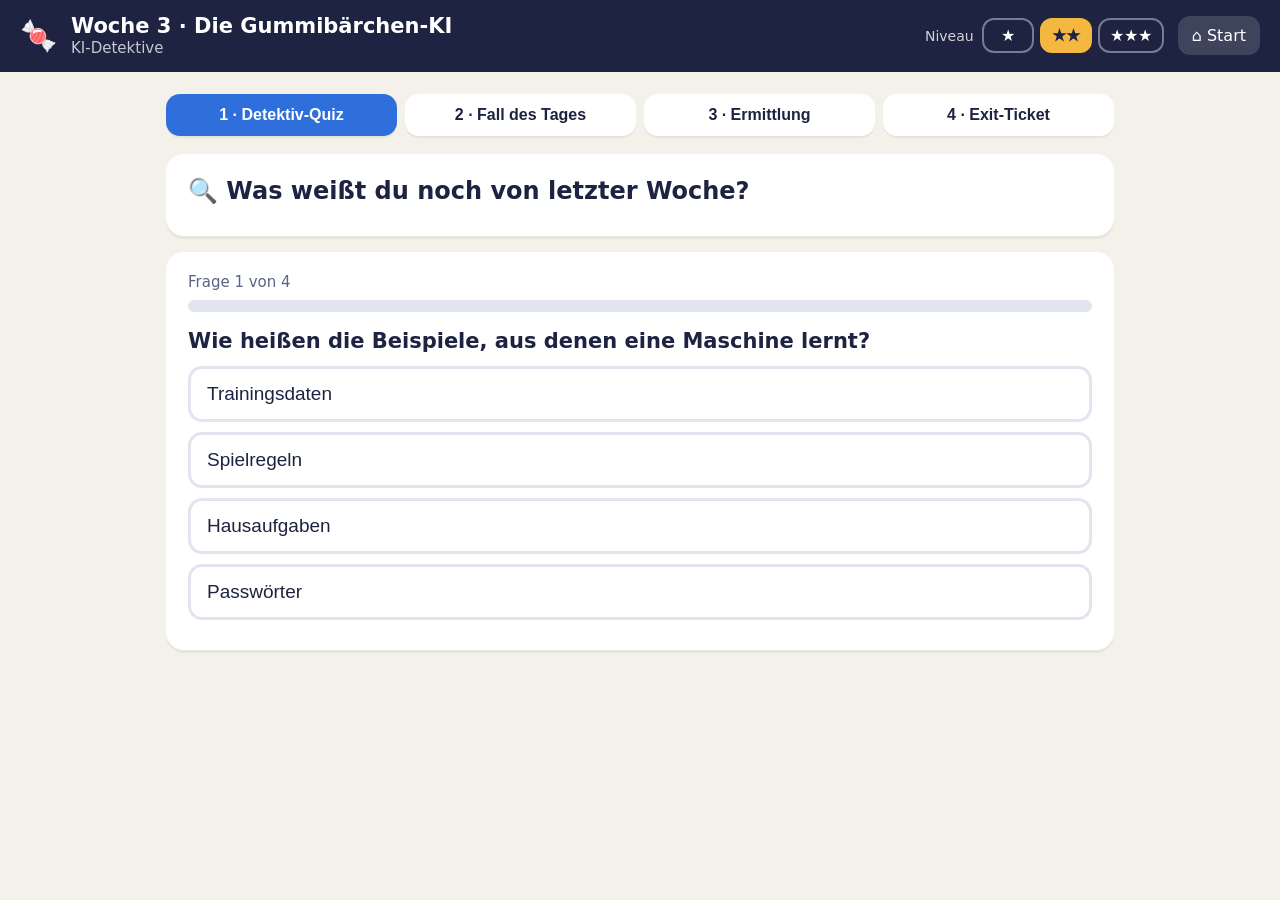
<file: woche3.html>
<!DOCTYPE html>
<html lang="de">
<head>
<meta charset="utf-8">
<meta name="viewport" content="width=device-width, initial-scale=1">
<title>Woche 3 · Die Gummibärchen-KI</title>
<link rel="manifest" href="manifest.webmanifest">
<link rel="apple-touch-icon" href="apple-touch-icon.png">
<meta name="apple-mobile-web-app-capable" content="yes">
<meta name="mobile-web-app-capable" content="yes">
<meta name="apple-mobile-web-app-title" content="KI-Detektive">
<meta name="apple-mobile-web-app-status-bar-style" content="default">
<meta name="theme-color" content="#1d2340">
<link rel="stylesheet" href="style.css">
<style>
  .play{display:grid;grid-template-columns:minmax(280px,380px) 1fr;gap:16px;align-items:start}
  @media (max-width:760px){.play{grid-template-columns:1fr}}
  .board{display:grid;grid-template-columns:repeat(3,1fr);gap:6px;background:var(--ink);padding:6px;border-radius:16px;aspect-ratio:1}
  .cell{background:#f7f3e8;border-radius:10px;border:none;font-size:52px;display:flex;align-items:center;justify-content:center;cursor:pointer;padding:0}
  .cell:nth-child(even){background:#e9e1cc}
  .cell.sel{outline:5px solid var(--yellow);outline-offset:-5px}
  .cell.target{background:var(--green-l)!important;outline:4px dashed var(--green);outline-offset:-6px}
  .cell.last{background:var(--red-l)!important}
  .status{font-size:22px;font-weight:700;text-align:center;margin:10px 0}
  .box{background:#fff;border-radius:16px;padding:14px;border:3px solid var(--purple)}
  .box h3{margin:0 0 6px}
  .opt{display:flex;align-items:center;gap:10px;margin:6px 0;padding:6px;border-radius:10px}
  .opt.chosen{background:var(--purple-l)}
  .opt svg{width:70px;height:70px;flex:none}
  .bears{font-size:26px;letter-spacing:2px}
  .stats{display:grid;grid-template-columns:repeat(3,1fr);gap:8px;text-align:center}
  .stats div{background:#fff;border-radius:14px;padding:10px}
  .stats b{display:block;font-size:30px}
  .curve{display:flex;flex-wrap:wrap;gap:4px;margin-top:8px}
  .curve span{width:28px;height:28px;border-radius:50%;display:flex;align-items:center;justify-content:center;font-size:13px;color:#fff;font-weight:700}
  .curve .m{background:var(--blue)} .curve .k{background:var(--red)}
  label.reward{display:flex;gap:10px;align-items:center;font-size:18px}
  label.reward input{width:26px;height:26px}
</style>
</head>
<body>
<header class="top">
  <div class="logo">🍬</div>
  <h1>Woche 3 · Die Gummibärchen-KI<small>KI-Detektive</small></h1>
  <div class="niveau"></div>
  <a class="home" href="index.html">⌂ Start</a>
</header>
<main>
<nav class="steps">
  <button data-step="1">1 · Detektiv-Quiz</button>
  <button data-step="2">2 · Fall des Tages</button>
  <button data-step="3">3 · Ermittlung</button>
  <button data-step="4">4 · Exit-Ticket</button>
</nav>

<section class="step" data-step="1">
  <div class="card"><h2>🔍 Was weißt du noch von letzter Woche?</h2></div>
  <div id="quiz"></div>
</section>

<section class="step" data-step="2">
  <div class="card center">
    <div class="big">🎮🤖</div>
    <h2>Fall Nr. 3: Kann eine Maschine ein Spiel lernen?</h2>
    <p>Die Maschine kennt nur die Spielregeln. Niemand verrät ihr einen Trick.</p>
    <p><b>Kann sie trotzdem lernen, gut zu spielen? Was meinst du?</b></p>
  </div>
  <div class="card teacher">
    <p><b>Ablauf:</b> fobizz-Umfrage: „Kann die Maschine lernen, gegen dich zu gewinnen? Ja / Nein / Weiß nicht.“ Ergebnis zeigen, <b>nicht</b> auflösen. Am Ende der Stunde dieselbe Umfrage nochmal.</p>
    <p><b>Spielregeln vorführen</b> (AirPlay): Ein Spiel gegen die Maschine spielen und laut denken.</p>
    <p><b>Hintergrund:</b> Das Spiel heißt Hexapawn. Die Idee mit den Gummibärchen-Kisten stammt von Martin Gardner (1962). Die Maschine spielt als Zweite und kann mit dem richtigen Spiel immer gewinnen. Nach etwa 10–15 Niederlagen hat sie das meist gelernt.</p>
  </div>
</section>

<section class="step" data-step="3">
  <div class="card">
    <h2>🍬 Ermittlung: Spiel gegen die Gummibärchen-KI</h2>
    <div class="info">
      <b>Spielregeln</b><br>
      🙂 Du spielst unten, 🤖 die Maschine oben. Du fängst an.<br>
      ⬆️ Eine Figur zieht <b>1 Feld geradeaus</b> nach vorne, wenn das Feld frei ist.<br>
      ↗️ Eine Figur <b>schlägt schräg nach vorne</b> eine gegnerische Figur.<br>
      🏁 <b>Gewonnen hat</b>, wer die andere Seite erreicht, alle Gegner schlägt oder wenn der Gegner nicht mehr ziehen kann.
    </div>
    <div class="hint" data-nv="1 2 3">
      <b>So lernt die Maschine:</b> Für jede Spielstellung hat sie eine <b>Kiste</b>. Für jeden möglichen Zug liegt ein <b>Gummibärchen 🍬</b> darin. Sie zieht zufällig ein Gummibärchen und macht diesen Zug.
      <b>Verliert sie</b>, wird das Gummibärchen vom letzten Zug <b>aufgegessen</b>. Diesen schlechten Zug macht sie dann nie wieder!
    </div>
    <label class="reward" data-nv="3"><input type="checkbox" id="reward"> Belohnung einschalten: Gewinnt die Maschine, bekommt ihr letzter Zug ein Gummibärchen dazu.</label>
  </div>

  <div class="play">
    <div>
      <div class="board" id="board"></div>
      <div class="status" id="status"></div>
      <div class="center"><button class="btn" id="newBtn" onclick="newGame()" hidden>▶️ Neues Spiel</button></div>
    </div>
    <div>
      <div class="box" id="box"><h3>🗃️ Kiste der Maschine</h3><p>Hier siehst du, welche Züge die Maschine in der aktuellen Stellung zur Auswahl hat.</p></div>
    </div>
  </div>

  <div class="card" style="margin-top:16px">
    <h3>📈 Lernkurve</h3>
    <div class="stats">
      <div><b id="sGames">0</b>Spiele</div>
      <div><b id="sHuman">0</b>🙂 Siege Mensch</div>
      <div><b id="sKI">0</b>🤖 Siege Maschine</div>
    </div>
    <p style="margin-top:12px">Jeder Kreis ist ein Spiel: <span style="color:var(--blue)">● blau = du gewinnst</span>, <span style="color:var(--red)">● rot = Maschine gewinnt</span></p>
    <div class="curve" id="curve"></div>
    <p>🍬 Aufgegessene Gummibärchen: <b id="sEaten">0</b> · 🗃️ Kisten im Gedächtnis: <b id="sBoxes">0</b></p>
    <button class="btn gray" id="forgetBtn" onclick="forget()">🧽 Gedächtnis der Maschine löschen</button>
  </div>

  <div class="task">
    <b>📌 Auftrag</b>
    <ol data-nv="1">
      <li>Spiele mindestens <b>15 Spiele</b>.</li>
      <li>Mache einen <b>Screenshot</b> von deiner Lernkurve.</li>
      <li>Füge ihn in <b>Keynote</b> ein und ergänze: <i>„Am Anfang hat ______ gewonnen. Am Ende hat ______ gewonnen. Die Maschine hat gelernt, weil ______.“</i></li>
    </ol>
    <div class="wordbank" data-nv="1"><b>ich</b><b>die Maschine</b><b>schlechte Züge</b><b>gelöscht</b><b>Gummibärchen</b></div>
    <ol data-nv="2">
      <li>Spiele mindestens <b>15 Spiele</b> und mache einen Screenshot der Lernkurve.</li>
      <li>Beschreibe in <b>Keynote</b>, wie sich die Lernkurve verändert.</li>
      <li>Erkläre in 2–3 Sätzen, wie die Maschine gelernt hat, ohne die Tricks zu kennen.</li>
    </ol>
    <ol data-nv="3">
      <li>Spiele 15 Spiele <b>ohne</b> Belohnung. Lösche dann das Gedächtnis und spiele 15 Spiele <b>mit</b> Belohnung. Mache beide Male einen Screenshot.</li>
      <li>Vergleiche beide Lernkurven in <b>Keynote</b>.</li>
      <li>Beurteile: Ist die Gummibärchen-Maschine „intelligent“? Begründe deine Meinung.</li>
    </ol>
  </div>
</section>

<section class="step" data-step="4">
  <div class="card"><h2>🎫 Exit-Ticket</h2></div>
  <div id="exit"></div>
</section>
</main>

<script src="common.js"></script>
<script>
KI.initSteps();
KI.initNiveau();

KI.quiz(document.getElementById('quiz'), [
  {q:'Wie heißen die Beispiele, aus denen eine Maschine lernt?', a:['Trainingsdaten','Spielregeln','Hausaufgaben','Passwörter'], c:0,
   h:'Das Wort kennst du vom Sport: Vor einem Spiel geht man zum …',
   e:'Die Beispiele zum Lernen heißen <b>Trainingsdaten</b>.'},
  {q:'Wozu sind die Testdaten da?', a:['Damit die Maschine schneller wird','Um zu prüfen, ob die Maschine bei neuen Beispielen richtig liegt','Damit die Maschine Strom spart'], c:1,
   h:'Bei einem Test in der Schule wird geprüft, ob du etwas kannst. Was wird bei der Maschine geprüft?',
   e:'Mit <b>Testdaten</b> prüft man, ob die Maschine auch <b>neue</b> Beispiele richtig erkennt.'},
  {q:'Die Maschine hat mehr Trainingsbeispiele bekommen. Was passiert meistens?', a:['Sie wird schlechter.','Sie wird besser.','Nichts.'], c:1,
   h:'Denk an dein Balkendiagramm von letzter Woche. Wie haben sich die Balken verändert?',
   e:'Mit mehr guten Beispielen wird die Maschine meistens <b>besser</b>.'},
  {q:'Du hast beim Trainieren aus Versehen falsch sortiert. Was passiert?', a:['Die Maschine merkt den Fehler sofort.','Die Maschine lernt den Fehler mit.'], c:1,
   h:'Die Maschine kennt die Regel nicht. Sie glaubt alles, was du ihr zeigst.',
   e:'Die Maschine lernt, was man ihr zeigt – <b>auch Fehler</b>. Gute Daten sind darum sehr wichtig!'}
], () => KI.markDone(1));

KI.exitTicket(document.getElementById('exit'), 3,
  {q:'Wie hat die Gummibärchen-KI gelernt?', a:['Jemand hat ihr die besten Züge verraten.','Züge, die zu Niederlagen geführt haben, wurden gelöscht.','Sie hat im Internet nachgeschaut.','Sie hat gar nicht gelernt.'], c:1,
   h:'Was ist mit den Gummibärchen passiert, wenn du gewonnen hast?',
   e:'Genau! Schlechte Züge wurden <b>bestraft</b> (Gummibärchen aufgegessen). So lernt die Maschine durch <b>Ausprobieren</b>.'},
  'Ist die Gummibärchen-Maschine schlau? Was meinst du?');

/* ---------- Hexapawn ---------- */
const H='H', M='M', E='.';
const START = 'MMM...HHH';
const COLORS = ['#e5534b','#2fa968','#3b7be0','#f08a24','#7a4fd6','#e0479e'];
let board, turn, sel, over, history, memory, stats, lastMove;
function load(){
  memory = KI.get('hexMemory', {});
  stats = KI.get('hexStats', {games:0,h:0,m:0,eaten:0,curve:[]});
}
function save(){ KI.set('hexMemory', memory); KI.set('hexStats', stats); }

function movesFor(b,P){
  const dir = P===H?-1:1, opp = P===H?M:H, out=[];
  for(let i=0;i<9;i++){ if(b[i]!==P) continue;
    const r=Math.floor(i/3), c=i%3, nr=r+dir; if(nr<0||nr>2) continue;
    if(b[nr*3+c]===E) out.push([i,nr*3+c]);
    for(const dc of [-1,1]){ const nc=c+dc; if(nc<0||nc>2) continue; if(b[nr*3+nc]===opp) out.push([i,nr*3+nc]); }
  }
  return out;
}
function apply(b,[f,t]){ const a=b.split(''); a[t]=a[f]; a[f]=E; return a.join(''); }
function winnerAfter(b,P,t){
  const opp = P===H?M:H;
  if(P===H && t<3) return H;
  if(P===M && t>5) return M;
  if(!b.includes(opp)) return P;
  if(movesFor(b,opp).length===0) return P;
  return null;
}

function newGame(){
  board=START; turn=H; sel=null; over=false; history=[]; lastMove=null;
  document.getElementById('newBtn').hidden=true;
  setStatus('Du bist dran! Tippe auf eine 🙂-Figur.');
  document.getElementById('box').innerHTML='<h3>🗃️ Kiste der Maschine</h3><p>Hier siehst du gleich, welche Züge die Maschine zur Auswahl hat.</p>';
  render();
}
function setStatus(t){ document.getElementById('status').textContent=t; }
function render(){
  const targets = sel!==null ? movesFor(board,H).filter(m=>m[0]===sel).map(m=>m[1]) : [];
  document.getElementById('board').innerHTML = board.split('').map((p,i)=>
    `<button class="cell ${i===sel?'sel':''} ${targets.includes(i)?'target':''} ${lastMove&&lastMove.includes(i)&&turn===H?'last':''}" onclick="tap(${i})" aria-label="Feld ${i+1}">${p===H?'🙂':p===M?'🤖':''}</button>`).join('');
  document.getElementById('sGames').textContent=stats.games;
  document.getElementById('sHuman').textContent=stats.h;
  document.getElementById('sKI').textContent=stats.m;
  document.getElementById('sEaten').textContent=stats.eaten;
  document.getElementById('sBoxes').textContent=Object.keys(memory).length;
  document.getElementById('curve').innerHTML = stats.curve.map((w,i)=>`<span class="${w}">${i+1}</span>`).join('');
}
function tap(i){
  if(over||turn!==H) return;
  if(board[i]===H){ sel=i; render(); return; }
  if(sel===null) return;
  const mv = movesFor(board,H).find(m=>m[0]===sel&&m[1]===i);
  if(!mv){ return; }
  board=apply(board,mv); sel=null; lastMove=null;
  const w = winnerAfter(board,H,mv[1]);
  render();
  if(w) return end(H);
  turn=M; setStatus('🤖 Die Maschine greift in ihre Kiste …');
  setTimeout(machine, 700);
}
function miniSVG(b,mv,color){
  let s='<svg viewBox="0 0 90 90">';
  for(let i=0;i<9;i++){ const x=(i%3)*30, y=Math.floor(i/3)*30;
    s+=`<rect x="${x+1}" y="${y+1}" width="28" height="28" rx="4" fill="${(i%2)?'#e9e1cc':'#f7f3e8'}"/>`;
    if(b[i]!==E) s+=`<circle cx="${x+15}" cy="${y+15}" r="9" fill="${b[i]===H?'#3b7be0':'#888'}"/>`; }
  const fx=(mv[0]%3)*30+15, fy=Math.floor(mv[0]/3)*30+15, tx=(mv[1]%3)*30+15, ty=Math.floor(mv[1]/3)*30+15;
  s+=`<line x1="${fx}" y1="${fy}" x2="${tx}" y2="${ty-4}" stroke="${color}" stroke-width="5" stroke-linecap="round"/>
      <circle cx="${tx}" cy="${ty}" r="6" fill="${color}"/>`;
  return s+'</svg>';
}
function showBox(entry, chosen, note){
  const total = entry.beads.reduce((a,b)=>a+b,0);
  document.getElementById('box').innerHTML = `<h3>🗃️ Kiste für diese Stellung</h3>
    <p>${total} Gummibärchen in der Kiste. ${note||''}</p>
    ${entry.moves.map((mv,j)=>`<div class="opt ${j===chosen?'chosen':''}">${miniSVG(board,mv,COLORS[j%COLORS.length])}
      <div><div class="bears" style="color:${COLORS[j%COLORS.length]}">${entry.beads[j]?'🍬'.repeat(entry.beads[j]):'<span style="font-size:16px;color:#5b6382">leer – aufgegessen</span>'}</div>
      ${j===chosen?'<b>⬅️ gezogen!</b>':''}</div></div>`).join('')}`;
}
function machine(){
  let entry = memory[board];
  if(!entry){ const mv=movesFor(board,M); entry=memory[board]={moves:mv, beads:mv.map(()=>1)}; }
  const total = entry.beads.reduce((a,b)=>a+b,0);
  if(total===0){
    showBox(entry,-1,'<b>Die Kiste ist leer – die Maschine gibt auf!</b>');
    return end(H);
  }
  let r=Math.random()*total, j=0;
  while(r>=entry.beads[j]){ r-=entry.beads[j]; j++; }
  showBox(entry,j);
  history.push({key:board, j});
  const mv=entry.moves[j];
  board=apply(board,mv); lastMove=mv; turn=H;
  const w=winnerAfter(board,M,mv[1]);
  render();
  if(w) return end(M);
  setStatus('Du bist dran!');
}
function end(w){
  over=true; stats.games++;
  if(w===H){
    stats.h++; stats.curve.push('m');
    const last=history[history.length-1];
    if(last && memory[last.key].beads[last.j]>0){ memory[last.key].beads[last.j]--; stats.eaten++; }
    setStatus('🎉 Du hast gewonnen! Die Maschine verliert ein Gummibärchen 🍬.');
  } else {
    stats.m++; stats.curve.push('k');
    const last=history[history.length-1];
    if(document.getElementById('reward').checked && last){ memory[last.key].beads[last.j]++; }
    setStatus('🤖 Die Maschine hat gewonnen!');
  }
  save(); render();
  document.getElementById('newBtn').hidden=false;
  if(stats.games>=15) KI.markDone(3);
}
let forgetArmed=false;
function forget(){
  const b=document.getElementById('forgetBtn');
  if(!forgetArmed){ forgetArmed=true; b.textContent='❗ Wirklich löschen? Nochmal tippen'; setTimeout(()=>{forgetArmed=false;b.textContent='🧽 Gedächtnis der Maschine löschen';},4000); return; }
  forgetArmed=false; b.textContent='🧽 Gedächtnis der Maschine löschen';
  memory={}; stats={games:0,h:0,m:0,eaten:0,curve:[]}; save(); newGame();
}
load(); newGame();
</script>
</body>
</html>
</file>
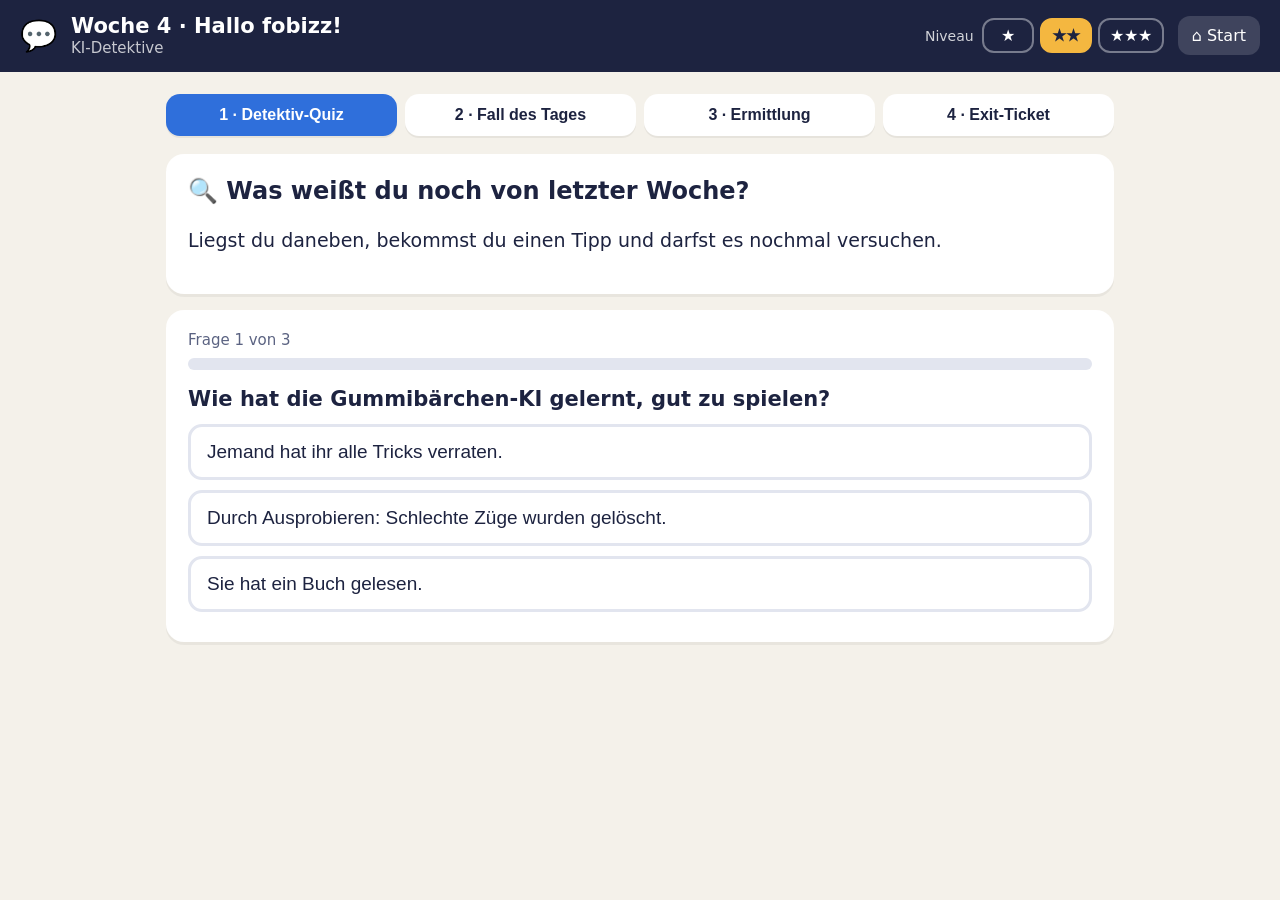
<file: woche4.html>
<!DOCTYPE html>
<html lang="de">
<head>
<meta charset="utf-8">
<meta name="viewport" content="width=device-width, initial-scale=1">
<title>Woche 4 · Hallo fobizz!</title>
<link rel="manifest" href="manifest.webmanifest">
<link rel="apple-touch-icon" href="apple-touch-icon.png">
<meta name="apple-mobile-web-app-capable" content="yes">
<meta name="mobile-web-app-capable" content="yes">
<meta name="apple-mobile-web-app-title" content="KI-Detektive">
<meta name="apple-mobile-web-app-status-bar-style" content="default">
<meta name="theme-color" content="#1d2340">
<link rel="stylesheet" href="style.css">
<style>
  .sub{margin:22px 0 10px;font-size:22px}
  .rules label{display:flex;gap:12px;align-items:flex-start;background:#fff;border-radius:14px;padding:12px 14px;margin:8px 0;font-size:19px;border:3px solid #e2e5ef}
  .rules input{width:28px;height:28px;flex:none;margin-top:2px}
  .rules label.on{border-color:var(--green);background:var(--green-l)}
  .license{border:4px solid var(--ink);border-radius:22px;padding:20px;background:linear-gradient(135deg,#fff,#e3ecfc);text-align:center}
  .license h2{margin:4px 0}
  .prompt{background:#f6f7fb;border-radius:12px;padding:12px 14px;font-family:ui-monospace,Menlo,monospace;font-size:17px;margin:8px 0}
  .copy{font-size:15px;padding:6px 12px;border-radius:10px;border:2px solid var(--blue);background:#fff;color:var(--blue);font-weight:700;cursor:pointer}
  .formula{display:grid;grid-template-columns:repeat(3,1fr);gap:10px;margin:10px 0}
  .formula div{background:#fff;border-radius:14px;padding:12px;text-align:center;border:3px solid var(--purple-l)}
  .formula b{display:block;font-size:30px}
  @media (max-width:600px){.formula{grid-template-columns:1fr}}
</style>
</head>
<body>
<header class="top">
  <div class="logo">💬</div>
  <h1>Woche 4 · Hallo fobizz!<small>KI-Detektive</small></h1>
  <div class="niveau"></div>
  <a class="home" href="index.html">⌂ Start</a>
</header>
<main>
<nav class="steps">
  <button data-step="1">1 · Detektiv-Quiz</button>
  <button data-step="2">2 · Fall des Tages</button>
  <button data-step="3">3 · Ermittlung</button>
  <button data-step="4">4 · Exit-Ticket</button>
</nav>

<section class="step" data-step="1">
  <div class="card"><h2>🔍 Was weißt du noch von letzter Woche?</h2>
  <p>Liegst du daneben, bekommst du einen Tipp und darfst es nochmal versuchen.</p></div>
  <div id="quiz"></div>
</section>

<section class="step" data-step="2">
  <div class="card center">
    <div class="big">🤫💬</div>
    <h2>Fall Nr. 4: Darf man einer KI alles erzählen?</h2>
    <p>Ein Kind schreibt in einen KI-Chat:</p>
    <div class="prompt" style="text-align:left">„Hallo! Ich heiße Mia Müller, wohne in der Lindenstraße 5 in Köln und gehe in die 6b. Mein Passwort ist Pony123. Kannst du mir bei Mathe helfen?“</div>
    <p><b>Was ist hier keine gute Idee? Warum?</b></p>
  </div>
  <div class="card teacher">
    <p><b>Ablauf:</b> Beispiel per AirPlay zeigen (erfundene Person). Die Lernenden nennen auf der fobizz-Pinnwand, welche Angaben nicht in einen Chat gehören.</p>
    <p><b>Ziel:</b> Name, Adresse, Klasse, Passwort sind <b>persönliche Daten</b>. Was man eingibt, wird auf Servern verarbeitet und kann gespeichert werden. Für die Mathe-Frage braucht die KI keine dieser Angaben.</p>
    <p><b>Überleitung:</b> „Heute macht ihr euren KI-Führerschein. Erst danach schalte ich den fobizz-Chat für euch frei.“</p>
  </div>
</section>

<section class="step" data-step="3">
  <div class="card">
    <h2>🪪 Ermittlung: Dein KI-Führerschein</h2>
    <p>Der Führerschein hat <b>3 Stationen</b>. Danach probierst du den KI-Chat in fobizz aus.</p>
  </div>

  <h3 class="sub">🚦 Station 1: Darf das in den KI-Chat?</h3>
  <div class="hint" data-nv="1">
    <b>Detektiv-Regel:</b> Alles, was <b>nur dich oder andere Menschen</b> verrät, bleibt draußen: Name, Adresse, Telefonnummer, Passwort, Fotos von Personen, Geheimnisse.
  </div>
  <div id="st1"></div>

  <div id="part2" hidden>
    <h3 class="sub">✍️ Station 2: Welcher Prompt ist besser?</h3>
    <div class="info">Ein <b>Prompt</b> ist die Nachricht, die du der KI schreibst. Ein guter Prompt sagt genau, was du willst.
      <div class="formula">
        <div><b>🎯</b>Was soll die KI tun?</div>
        <div><b>👧</b>Für wen ist es?</div>
        <div><b>📏</b>Wie soll es aussehen?</div>
      </div>
      <i>Beispiel: „Erkläre (Was?) einem 11-jährigen Kind (Für wen?) in 3 kurzen Sätzen (Wie?), wie ein Regenbogen entsteht.“</i>
    </div>
    <div id="st2"></div>
  </div>

  <div id="part3" hidden>
    <h3 class="sub">✋ Station 3: Deine KI-Regeln</h3>
    <p>Lies jede Regel und hake sie ab, wenn du dich daran halten willst.</p>
    <div class="rules" id="rules"></div>
    <div id="license"></div>
  </div>

  <div id="part4" hidden>
    <h3 class="sub">💬 Jetzt in fobizz: Probier den KI-Chat aus!</h3>
    <div class="task">
      <b>📌 Auftrag</b>
      <div data-nv="1">
        <ol>
          <li>Öffne den <b>fobizz-KI-Chat</b> über den Link deiner Lernbegleitung.</li>
          <li>Tippe bei einem Prompt auf <b>„Kopieren“</b>. Füge ihn im Chat ein und schicke ihn ab.</li>
          <li>Lies die Antwort. Probiere danach den nächsten Prompt.</li>
        </ol>
        <div class="prompt">Erkläre einem 11-jährigen Kind in 3 kurzen Sätzen, wie ein Regenbogen entsteht. <button class="copy">Kopieren</button></div>
        <div class="prompt">Schreibe einen lustigen Witz über einen Pinguin, der Fußball spielt. <button class="copy">Kopieren</button></div>
        <div class="prompt">Gib mir 3 Ideen für eine Geschichte über einen Roboter, der Angst vor Wasser hat. <button class="copy">Kopieren</button></div>
      </div>
      <div data-nv="2">
        <ol>
          <li>Öffne den <b>fobizz-KI-Chat</b>.</li>
          <li>Schicke zuerst diesen schwachen Prompt ab: <span class="prompt" style="display:inline-block">Erzähl was über Tiere.</span></li>
          <li>Verbessere ihn mit der Formel <b>Was? – Für wen? – Wie?</b> und schicke ihn nochmal ab.</li>
          <li>Vergleiche beide Antworten. Welche hilft dir mehr?</li>
        </ol>
      </div>
      <div data-nv="3">
        <ol>
          <li>Öffne den <b>fobizz-KI-Chat</b>.</li>
          <li>Denk dir eine Frage aus einem Schulfach aus. Stelle sie einmal <b>ganz kurz</b> und einmal mit der Formel <b>Was? – Für wen? – Wie?</b></li>
          <li>Vergleiche die beiden Antworten. Beschreibe den Unterschied.</li>
          <li>Prüfe: Stimmt alles, was die KI schreibt? Markiere eine Stelle, bei der du unsicher bist.</li>
        </ol>
      </div>
      <p><b>Danach:</b> Erstelle in <b>Keynote</b> deinen <b>Prompt-Spickzettel</b> mit der Formel und deinem besten Prompt.</p>
      <div class="wordbank" data-nv="1"><b>Was?</b><b>Für wen?</b><b>Wie?</b><b>Prompt</b><b>persönliche Daten</b></div>
    </div>
    <div class="hint">⚠️ <b>Denk an deinen Führerschein:</b> Keine Namen, keine Adressen, keine Fotos von Personen!</div>
  </div>
</section>

<section class="step" data-step="4">
  <div class="card"><h2>🎫 Exit-Ticket</h2></div>
  <div id="exit"></div>
</section>
</main>

<script src="common.js"></script>
<script>
KI.initSteps();
KI.initNiveau();

KI.quiz(document.getElementById('quiz'), [
  {q:'Wie hat die Gummibärchen-KI gelernt, gut zu spielen?', a:['Jemand hat ihr alle Tricks verraten.','Durch Ausprobieren: Schlechte Züge wurden gelöscht.','Sie hat ein Buch gelesen.'], c:1,
   h:'Denk an die Kisten: Was ist mit dem Gummibärchen passiert, wenn die Maschine verloren hat?',
   e:'Genau: Sie hat durch <b>Ausprobieren</b> gelernt. Züge, die zum Verlieren führten, wurden <b>bestraft</b>.'},
  {q:'Weiß die Gummibärchen-KI, <i>warum</i> ein Zug gut ist?', a:['Ja, sie versteht das Spiel genau.','Nein, sie hat nur gezählt und schlechte Züge gelöscht.'], c:1,
   h:'Die Maschine besteht nur aus Kisten und Gummibärchen. Kann eine Kiste nachdenken?',
   e:'Richtig! Die Maschine <b>versteht nichts</b>. Sie hat nur gezählt. Trotzdem spielt sie am Ende sehr gut.'},
  {q:'Wie heißt diese Art zu lernen: Gutes wird belohnt, Schlechtes wird bestraft?', a:['Bestärkendes Lernen','Auswendiglernen','Abschreiben'], c:0,
   h:'Das Wort hat mit „stärken“ zu tun: Gute Züge werden gestärkt.',
   e:'Das heißt <b>bestärkendes Lernen</b>. So lernen auch viele Spiel-KIs.'}
], () => KI.markDone(1));

/* Station 1 */
const OK='✅ Darf in den Chat', NO='⛔ Bleibt draußen';
KI.quiz(document.getElementById('st1'), [
  {q:'„Wie viele Beine hat eine Spinne?“', a:[OK,NO], c:0, h:'Verrät diese Frage etwas über dich oder andere Menschen?', e:'Eine Wissensfrage ohne persönliche Daten – das ist okay.'},
  {q:'„Ich heiße Ben Schmitz und wohne in der Gartenstraße 12.“', a:[OK,NO], c:1, h:'Könnte jemand mit diesen Angaben herausfinden, wer du bist und wo du wohnst?', e:'Name und Adresse sind <b>persönliche Daten</b>. Die braucht eine KI nie.'},
  {q:'„Schreib mir einen Witz über Pinguine.“', a:[OK,NO], c:0, h:'Steht hier irgendetwas über eine echte Person?', e:'Ein Witz über Pinguine verrät nichts über dich. Okay!'},
  {q:'„Mein Passwort für das iPad ist Sonne2014.“', a:[OK,NO], c:1, h:'Wem verrätst du normalerweise dein Passwort?', e:'Ein <b>Passwort</b> verrät man niemandem – auch keiner KI.'},
  {q:'Ein Foto von deiner besten Freundin hochladen, damit die KI es lustig verändert.', a:[OK,NO], c:1, h:'Hat deine Freundin gesagt, dass ihr Foto ins Internet darf? Und ist sie darauf zu erkennen?', e:'Fotos von Personen bleiben draußen. Jede:r entscheidet selbst über das eigene Bild.'},
  {q:'„Erkläre mir, wie Pflanzen Wasser trinken.“', a:[OK,NO], c:0, h:'Ist das eine Frage zu einem Schulthema – ohne Namen?', e:'Eine Lernfrage ohne persönliche Daten. Perfekt!'},
  {q:'„Was Tom aus meiner Klasse gestern Peinliches gemacht hat: …“', a:[OK,NO], c:1, h:'Würde Tom wollen, dass das jemand Fremdes liest?', e:'Über <b>andere Menschen</b> schreiben wir nichts Persönliches. Das ist unfair und verletzt ihre Privatsphäre.'},
  {q:'„Hilf mir, eine Geschichte über einen Drachen zu schreiben.“', a:[OK,NO], c:0, h:'Ist ein Drache eine echte Person?', e:'Eine Fantasiegeschichte – super Idee für einen Prompt!'}
], () => { document.getElementById('part2').hidden = false; KI.applyNiveau(); });

/* Station 2 */
KI.quiz(document.getElementById('st2'), [
  {q:'Du willst wissen, wie Vulkane funktionieren. Welcher Prompt ist besser?', a:['„Vulkane“','„Erkläre einem 11-jährigen Kind in 4 kurzen Sätzen, warum ein Vulkan ausbricht.“'], c:1,
   h:'Schau dir die Formel an: Bei welchem Prompt weiß die KI <b>was</b>, <b>für wen</b> und <b>wie</b>?',
   e:'Der zweite Prompt sagt Was, Für wen und Wie. So bekommst du eine passende Antwort.'},
  {q:'Du brauchst Ideen für ein Klassenfest. Welcher Prompt ist besser?', a:['„Gib mir 5 Spielideen für ein Klassenfest mit 20 Kindern, die drinnen funktionieren.“','„Party“'], c:0,
   h:'Welcher Prompt verrät, wie viele Ideen du willst und wo gespielt wird?',
   e:'Genau! Anzahl, Gruppe und Ort helfen der KI, gute Ideen zu finden.'},
  {q:'Welcher Prompt ist besser <b>und</b> sicherer?', a:['„Ich bin Lea aus der 6a. Schreib ein Gedicht über meinen Hund Bello.“','„Schreib ein lustiges Gedicht mit 4 Zeilen über einen Hund, der gern Socken klaut.“'], c:1,
   h:'Denk an Station 1: Steht in einem Prompt etwas Persönliches?',
   e:'Der zweite Prompt ist genau und verrät nichts über dich. Doppelt gut!'}
], () => { document.getElementById('part3').hidden = false; renderRules(); });

/* Station 3 */
const RULES = [
  '🔒 Ich schreibe keine persönlichen Daten in den Chat: keine Namen, Adressen, Telefonnummern oder Passwörter.',
  '📷 Ich lade keine Fotos von Menschen hoch.',
  '🤔 Ich glaube der KI nicht alles. Sie kann Fehler machen.',
  '🤝 Ich schreibe nichts Gemeines oder Peinliches über andere.',
  '🙋 Wenn mir etwas komisch vorkommt, frage ich meine Lernbegleitung.'
];
function renderRules(){
  const box = document.getElementById('rules');
  box.innerHTML = RULES.map((r,i)=>`<label><input type="checkbox" data-i="${i}"><span>${r}</span></label>`).join('');
  box.querySelectorAll('input').forEach(cb => cb.onchange = () => {
    cb.parentElement.classList.toggle('on', cb.checked);
    const all = [...box.querySelectorAll('input')].every(x => x.checked);
    const nick = KI.get('kiNick','') || 'KI-Detektiv:in';
    document.getElementById('license').innerHTML = all ? `<div class="license">
      <div class="big">🪪</div><h2>KI-Führerschein</h2>
      <p>für <b>${nick.replace(/</g,'&lt;')}</b></p>
      <p>✅ Datenschutz &nbsp; ✅ Gute Prompts &nbsp; ✅ KI-Regeln</p>
      <div class="stamp" style="margin:6px 0 10px">BESTANDEN</div>
      <p style="margin-top:14px">📸 Mach einen Screenshot und zeig ihn deiner Lernbegleitung.<br>Dann bekommst du den fobizz-Link.</p></div>` : '';
    if (all) { KI.set('kiFuehrerschein', true); document.getElementById('part4').hidden = false; KI.applyNiveau(); KI.markDone(3); }
  });
}

/* Kopieren-Knöpfe */
document.querySelectorAll('.copy').forEach(b => b.onclick = async () => {
  const text = b.parentElement.firstChild.textContent.trim();
  try { await navigator.clipboard.writeText(text); b.textContent = '✔ Kopiert'; }
  catch(e) { b.textContent = 'Bitte abtippen'; }
  setTimeout(()=>b.textContent='Kopieren', 2000);
});

KI.exitTicket(document.getElementById('exit'), 4,
  {q:'Was gehört <b>nicht</b> in einen KI-Chat?', a:['Eine Frage zu Vulkanen','Deine Adresse','Ein Witz über Katzen','Ideen für eine Geschichte'], c:1,
   h:'Denk an deinen Führerschein: Welche Antwort verrät etwas über dich?',
   e:'Richtig: Deine <b>Adresse</b> ist ein persönliches Datum. Sie bleibt draußen.'},
  'Was ist für dich die wichtigste KI-Regel? Warum?');
</script>
</body>
</html>
</file>
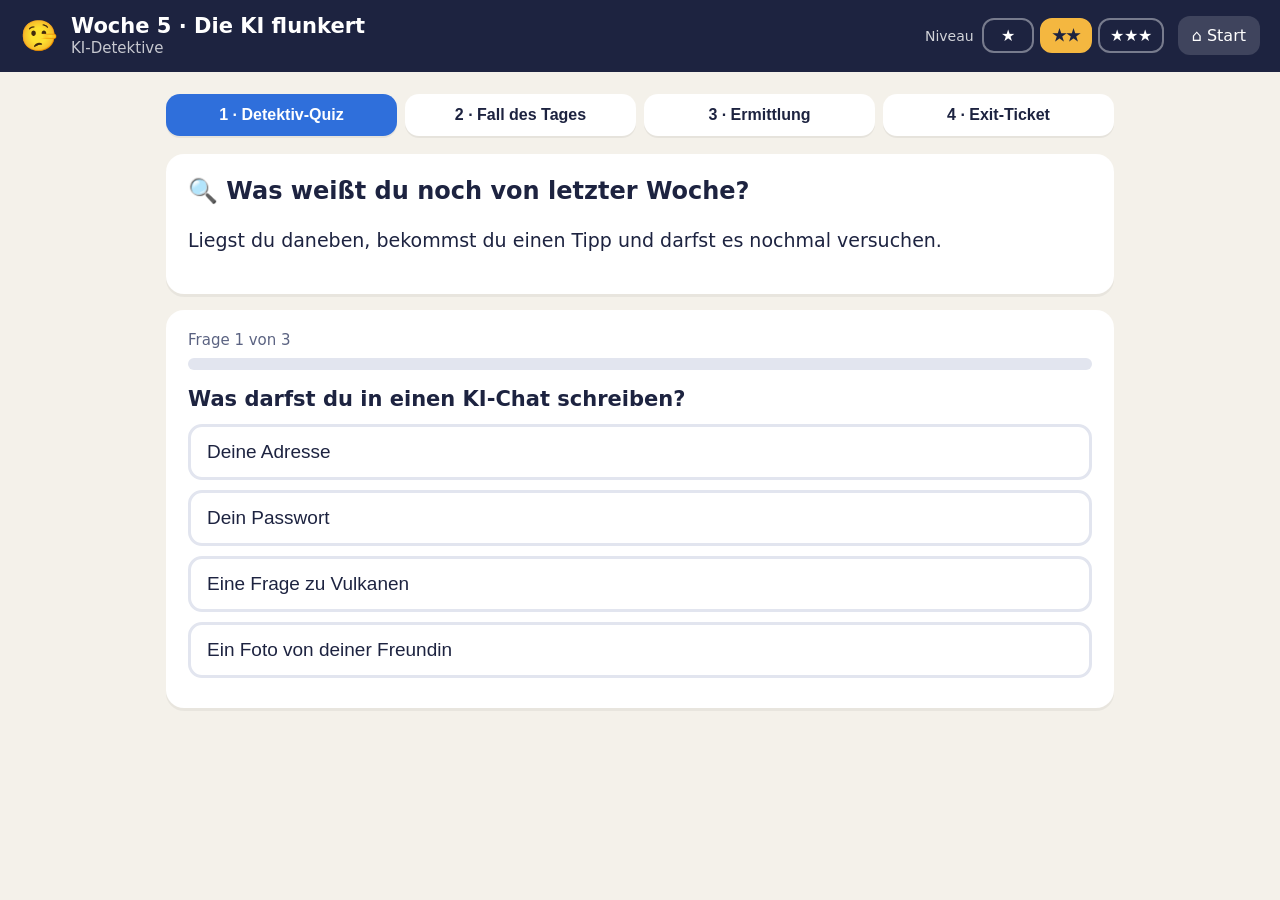
<file: woche5.html>
<!DOCTYPE html>
<html lang="de">
<head>
<meta charset="utf-8">
<meta name="viewport" content="width=device-width, initial-scale=1">
<title>Woche 5 · Die KI flunkert</title>
<link rel="manifest" href="manifest.webmanifest">
<link rel="apple-touch-icon" href="apple-touch-icon.png">
<meta name="apple-mobile-web-app-capable" content="yes">
<meta name="mobile-web-app-capable" content="yes">
<meta name="apple-mobile-web-app-title" content="KI-Detektive">
<meta name="apple-mobile-web-app-status-bar-style" content="default">
<meta name="theme-color" content="#1d2340">
<link rel="stylesheet" href="style.css">
<style>
  .sub{margin:22px 0 10px;font-size:22px}
  .bubble{background:#fff;border:3px solid var(--purple-l);border-radius:18px 18px 18px 4px;padding:14px 16px;text-align:left;margin:10px 0}
  .bubble::before{content:"🤖 KI-Antwort";display:block;font-size:14px;color:var(--purple);font-weight:700;margin-bottom:4px}
  .sentence{font-size:24px;text-align:center;margin:12px 0}
  .sentence .gap{display:inline-block;min-width:140px;border-bottom:4px solid var(--purple);font-weight:800;color:var(--purple)}
  .wbar{display:flex;align-items:center;gap:10px;margin:6px 0}
  .wbar span{width:120px;font-weight:700}
  .wbar div{height:26px;background:var(--purple);border-radius:8px;color:#fff;font-size:15px;padding:3px 8px}
  .tally{margin-top:10px;font-size:18px}
  .links a{display:inline-block;background:#fff;border-radius:12px;padding:10px 14px;margin:6px 6px 0 0;font-weight:700;text-decoration:none;border:2px solid var(--blue)}
</style>
</head>
<body>
<header class="top">
  <div class="logo">🤥</div>
  <h1>Woche 5 · Die KI flunkert<small>KI-Detektive</small></h1>
  <div class="niveau"></div>
  <a class="home" href="index.html">⌂ Start</a>
</header>
<main>
<nav class="steps">
  <button data-step="1">1 · Detektiv-Quiz</button>
  <button data-step="2">2 · Fall des Tages</button>
  <button data-step="3">3 · Ermittlung</button>
  <button data-step="4">4 · Exit-Ticket</button>
</nav>

<section class="step" data-step="1">
  <div class="card"><h2>🔍 Was weißt du noch von letzter Woche?</h2>
  <p>Liegst du daneben, bekommst du einen Tipp und darfst es nochmal versuchen.</p></div>
  <div id="quiz"></div>
</section>

<section class="step" data-step="2">
  <div class="card center">
    <div class="big">🤥❓</div>
    <h2>Fall Nr. 5: Stimmt das wirklich?</h2>
    <p>So könnte eine KI auf die Frage „Erzähl mir etwas über den Kölner Dom“ antworten:</p>
    <div class="bubble">Der Kölner Dom ist ungefähr 300 Meter hoch und damit die höchste Kirche der Welt. Er wurde im Jahr 1990 fertig gebaut.</div>
    <p><b>Klingt sicher, oder? Aber hier stimmt einiges nicht. Findet ihr die Fehler?</b></p>
  </div>
  <div class="card teacher">
    <p><b>Ablauf:</b> Antwort per AirPlay zeigen (für die Stunde ausgedacht, aber typisch für KI-Fehler). Die Lernenden recherchieren 3 Minuten mit <b>Klexikon</b> oder <b>fragFINN</b> und sammeln die Fehler auf der fobizz-Pinnwand.</p>
    <p><b>Auflösung:</b> Der Dom ist etwa <b>157 Meter</b> hoch, nicht 300. Er ist <b>nicht</b> die höchste Kirche der Welt. Fertig gebaut wurde er <b>1880</b>, nicht 1990.</p>
    <p><b>Begriff einführen:</b> Wenn eine KI etwas Falsches erfindet und dabei ganz sicher klingt, nennt man das <b>Halluzination</b> – oder bei uns: Die KI <b>flunkert</b>.</p>
  </div>
</section>

<section class="step" data-step="3">
  <div class="card">
    <h2>🕵️ Ermittlung: Die Flunker-Detektive</h2>
    <p>Heute findest du heraus, <b>warum</b> eine KI flunkert und <b>wie</b> du es merkst. Es gibt <b>3 Stationen</b>.</p>
  </div>

  <h3 class="sub">🎲 Station 1: Warum flunkert die KI?</h3>
  <div class="card">
    <p>Ein KI-Chat <b>schlägt nichts nach</b>. Er hat aus riesig vielen Texten gelernt, welches Wort <b>oft</b> als nächstes kommt. Dann sucht er sich ein passendes Wort aus – ein bisschen wie beim Würfeln.</p>
    <p class="hint" data-nv="1">Das heißt: Die KI schreibt, was <b>oft</b> in Texten steht. Das muss aber nicht <b>richtig</b> sein!</p>
    <div class="sentence">Die Hauptstadt von Australien ist <span class="gap" id="gap">…</span></div>
    <p><b>So wahrscheinlich findet die KI die Wörter</b> <span style="color:#5b6382;font-size:15px">(Beispielzahlen)</span>:</p>
    <div id="bars"></div>
    <button class="btn" onclick="roll()">🎲 KI das nächste Wort wählen lassen</button>
    <div class="tally" id="tally"></div>
    <div class="info" id="reveal" hidden>
      🧐 <b>Faktencheck:</b> Die Hauptstadt von Australien ist <b>Canberra</b>! Sydney ist zwar die bekannteste Stadt und steht in vielen Texten – darum wählt die KI es oft. Aber es ist <b>falsch</b>.
      <span data-nv="3"><br><b>★★★ Denkfrage:</b> Warum ist eine KI bei bekannten Dingen meist richtig, bei seltenen Dingen aber öfter falsch?</span>
    </div>
  </div>

  <div id="part2" hidden>
    <h3 class="sub">🔎 Station 2: Fakt oder Flunkerei?</h3>
    <div class="hint" data-nv="1 2">
      <b>So prüfst du:</b> Öffne in Safari <b>Klexikon</b> oder <b>fragFINN</b> und suche nach dem Thema. Steht dort dasselbe?
    </div>
    <div class="links">
      <a href="https://klexikon.zum.de" target="_blank" rel="noopener">📘 Klexikon</a>
      <a href="https://www.fragfinn.de" target="_blank" rel="noopener">🔍 fragFINN</a>
    </div>
    <p>Stell dir vor, diese Sätze hat eine KI geschrieben. Welche stimmen?</p>
    <div id="st2"></div>
  </div>

  <div id="part3" hidden>
    <h3 class="sub">💬 Station 3: Faktencheck mit fobizz</h3>
    <div class="task">
      <b>📌 Auftrag</b>
      <div data-nv="1">
        <ol>
          <li>Öffne den <b>fobizz-KI-Chat</b>.</li>
          <li>Stelle diese 3 Fragen:<br>
            <i>„Wie viele Zähne hat ein erwachsener Mensch?“</i><br>
            <i>„Wie lang ist der Rhein?“</i><br>
            <i>„Wie alt kann eine Schildkröte werden?“</i></li>
          <li>Prüfe jede Antwort mit <b>Klexikon</b>.</li>
          <li>Trage in <b>Numbers</b> eine Tabelle ein: <b>Frage | KI sagt | Klexikon sagt | ✅ oder ❌</b></li>
        </ol>
      </div>
      <div data-nv="2">
        <ol>
          <li>Stelle im <b>fobizz-KI-Chat</b> 3 eigene Wissensfragen (z. B. zu Tieren, Ländern, Erfindungen).</li>
          <li>Prüfe jede Antwort mit <b>Klexikon</b> oder <b>fragFINN</b>.</li>
          <li>Erstelle in <b>Numbers</b> eine Faktencheck-Tabelle: <b>Frage | KI sagt | Quelle sagt | ✅ oder ❌</b></li>
          <li>Schreibe darunter einen Satz: Wann würdest du einer KI-Antwort vertrauen?</li>
        </ol>
      </div>
      <div data-nv="3">
        <ol>
          <li>Stelle im <b>fobizz-KI-Chat</b> 2 normale Wissensfragen und prüfe sie mit 2 Quellen.</li>
          <li>Frage dann nach etwas, das es <b>gar nicht gibt</b>, z. B.: <i>„Erzähl mir von Max Pixelmann, dem berühmten Erfinder des fliegenden Fahrrads.“</i></li>
          <li>Beobachte: Gibt die KI zu, dass sie es nicht weiß – oder erfindet sie etwas?</li>
          <li>Halte alles in einer <b>Numbers</b>-Tabelle fest und schreibe eine Regel: Wie erkennst du, dass eine KI flunkert?</li>
        </ol>
      </div>
      <div class="wordbank" data-nv="1"><b>stimmt</b><b>geflunkert</b><b>prüfen</b><b>Quelle</b><b>Halluzination</b></div>
    </div>
    <div class="card center">
      <div class="big">🕵️</div>
      <h3>Die Detektiv-Regel der Woche</h3>
      <p style="font-size:22px"><b>Wichtige KI-Antworten prüfe ich immer mit einer zweiten Quelle!</b></p>
    </div>
  </div>
</section>

<section class="step" data-step="4">
  <div class="card"><h2>🎫 Exit-Ticket</h2></div>
  <div id="exit"></div>
</section>
</main>

<script src="common.js"></script>
<script>
KI.initSteps();
KI.initNiveau();

KI.quiz(document.getElementById('quiz'), [
  {q:'Was darfst du in einen KI-Chat schreiben?', a:['Deine Adresse','Dein Passwort','Eine Frage zu Vulkanen','Ein Foto von deiner Freundin'], c:2,
   h:'Denk an deinen KI-Führerschein: Was verrät nichts über dich oder andere?',
   e:'Eine <b>Wissensfrage</b> ohne persönliche Daten ist in Ordnung.'},
  {q:'Was gehört zu einem guten Prompt?', a:['Möglichst wenige Wörter','Was? – Für wen? – Wie?','Viele Ausrufezeichen'], c:1,
   h:'Erinnere dich an die Formel mit den drei Fragen aus Station 2.',
   e:'Die Formel <b>Was? – Für wen? – Wie?</b> hilft der KI, eine passende Antwort zu geben.'},
  {q:'Was machst du, wenn dir im KI-Chat etwas komisch vorkommt?', a:['Einfach weitermachen','Das iPad ausschalten','Meine Lernbegleitung fragen'], c:2,
   h:'Schau dir die 5. Regel auf deinem KI-Führerschein an.',
   e:'Genau: Bei komischen Sachen fragst du <b>deine Lernbegleitung</b>.'}
], () => KI.markDone(1));

/* Station 1: Wort-Würfel */
const WORDS = [['Sydney',55],['Canberra',35],['Melbourne',10]];
const count = {Sydney:0, Canberra:0, Melbourne:0};
let rolls = 0;
document.getElementById('bars').innerHTML = WORDS.map(([w,p]) =>
  `<div class="wbar"><span>${w}</span><div style="width:${p*4}px">${p} %</div></div>`).join('');
function roll(){
  let r = Math.random()*100, w = WORDS[0][0];
  for (const [word,p] of WORDS){ if (r < p){ w = word; break; } r -= p; }
  count[w]++; rolls++;
  document.getElementById('gap').textContent = w + '.';
  document.getElementById('tally').innerHTML = `Du hast ${rolls}-mal gewürfelt: ` +
    Object.entries(count).map(([k,v]) => `<b>${k}</b> ${v}×`).join(' · ') +
    (rolls < 5 ? `<br><i>Würfle mindestens 5-mal!</i>` : '');
  if (rolls >= 5){
    document.getElementById('reveal').hidden = false;
    document.getElementById('part2').hidden = false;
    KI.applyNiveau();
  }
}

/* Station 2 */
const OK='✅ Stimmt', NO='🤥 Geflunkert';
KI.quiz(document.getElementById('st2'), [
  {q:'„Eine Spinne hat 8 Beine.“', a:[OK,NO], c:0, h:'Zähl mal nach – oder schau im Klexikon unter „Spinnen“.', e:'Stimmt! Spinnen haben 8 Beine. Insekten haben 6.'},
  {q:'„Pinguine leben am Nordpol.“', a:[OK,NO], c:1, h:'Such im Klexikon nach „Pinguine“. Wo auf der Erde leben sie?', e:'Geflunkert! Pinguine leben auf der <b>Südhalbkugel</b>, zum Beispiel in der Antarktis – nicht am Nordpol.'},
  {q:'„Wale sind Fische.“', a:[OK,NO], c:1, h:'Wie atmen Wale? Und wie bekommen sie ihre Babys?', e:'Geflunkert! Wale sind <b>Säugetiere</b>. Sie atmen Luft und säugen ihre Jungen.'},
  {q:'„Wasser kocht auf Meereshöhe bei 100 Grad Celsius.“', a:[OK,NO], c:0, h:'Das lernt man oft im Sachunterricht. Was steht im Klexikon unter „Siedepunkt“?', e:'Stimmt! Auf Meereshöhe kocht Wasser bei 100 °C.'},
  {q:'„Der Mond ist größer als die Erde.“', a:[OK,NO], c:1, h:'Schau dir ein Bild von Erde und Mond nebeneinander an.', e:'Geflunkert! Die Erde ist viel größer. Etwa 50 Monde würden in die Erde passen.'},
  {q:'„Der Rhein fließt durch Köln.“', a:[OK,NO], c:0, h:'Welcher Fluss fließt am Kölner Dom vorbei?', e:'Stimmt! Der Rhein fließt mitten durch Köln.'}
], () => { document.getElementById('part3').hidden = false; KI.applyNiveau(); KI.markDone(3); });

KI.exitTicket(document.getElementById('exit'), 5,
  {q:'Was bedeutet es, wenn eine KI „halluziniert“?', a:['Sie ist müde.','Sie erfindet etwas Falsches und klingt dabei ganz sicher.','Sie malt ein Bild.','Sie hat einen Virus.'], c:1,
   h:'Denk an den Kölner Dom aus dem Fall des Tages. Was war mit der KI-Antwort los?',
   e:'Richtig! Bei einer <b>Halluzination</b> erfindet die KI etwas – und klingt trotzdem überzeugt.'},
  'Bei welcher Frage hat dich eine KI-Antwort überrascht? Wie hast du sie geprüft?');
</script>
</body>
</html>
</file>
<file: style.css>
:root{
  --ink:#1d2340; --muted:#5b6382; --bg:#f4f1ea; --card:#ffffff;
  --blue:#2f6fdb; --blue-l:#e3ecfc; --green:#1f9d6b; --green-l:#ddf4ea;
  --red:#d9473f; --red-l:#fbe3e1; --yellow:#f4b740; --yellow-l:#fdf1d6;
  --purple:#7a4fd6; --purple-l:#ece4fb; --radius:18px;
}
*{box-sizing:border-box}
html{-webkit-text-size-adjust:100%}
body{margin:0;font-family:-apple-system,"SF Pro Rounded",system-ui,"Segoe UI",Roboto,sans-serif;
  background:var(--bg);color:var(--ink);font-size:19px;line-height:1.45}
a{color:var(--blue)}
header.top{background:var(--ink);color:#fff;padding:14px 20px;display:flex;align-items:center;gap:14px;flex-wrap:wrap;position:sticky;top:0;z-index:10}
header.top .logo{font-size:30px}
header.top h1{font-size:21px;margin:0;flex:1;min-width:200px;line-height:1.2}
header.top h1 small{display:block;font-weight:400;opacity:.75;font-size:15px}
header.top a.home{color:#fff;text-decoration:none;background:rgba(255,255,255,.15);padding:8px 14px;border-radius:12px;font-size:16px}
.niveau{display:flex;gap:6px;align-items:center}
.niveau span{font-size:14px;opacity:.8;margin-right:2px}
.niveau button{border:2px solid rgba(255,255,255,.4);background:transparent;color:#fff;border-radius:12px;padding:6px 10px;font-size:16px;min-width:52px;cursor:pointer}
.niveau button.on{background:var(--yellow);border-color:var(--yellow);color:var(--ink);font-weight:700}
main{max-width:980px;margin:0 auto;padding:18px 16px 60px}
nav.steps{display:flex;gap:8px;margin:4px 0 18px;flex-wrap:wrap}
nav.steps button{flex:1;min-width:150px;border:none;border-radius:14px;padding:12px 10px;background:#fff;color:var(--ink);font-size:16px;font-weight:600;cursor:pointer;box-shadow:0 2px 0 rgba(0,0,0,.06)}
nav.steps button.on{background:var(--blue);color:#fff}
nav.steps button.done::after{content:" ✓"}
.card{background:var(--card);border-radius:var(--radius);padding:20px 22px;margin-bottom:16px;box-shadow:0 3px 0 rgba(0,0,0,.05)}
.card h2{margin:0 0 8px;font-size:24px}
.card h3{margin:0 0 10px;font-size:21px}
.center{text-align:center}
.big{font-size:64px;line-height:1.1}
.hint{background:var(--yellow-l);border-left:6px solid var(--yellow);padding:12px 14px;border-radius:12px;margin:12px 0}
.info{background:var(--blue-l);border-left:6px solid var(--blue);padding:12px 14px;border-radius:12px;margin:12px 0}
.task{background:var(--purple-l);border-left:6px solid var(--purple);padding:12px 14px;border-radius:12px;margin:12px 0}
.task ol{margin:6px 0 0;padding-left:24px}
.wordbank{display:flex;flex-wrap:wrap;gap:8px;margin-top:6px}
.wordbank b{background:#fff;border-radius:10px;padding:4px 10px;font-weight:600}
.btn{display:inline-block;border:none;border-radius:14px;padding:14px 22px;font-size:19px;font-weight:700;cursor:pointer;background:var(--blue);color:#fff;text-decoration:none;margin:6px 6px 0 0}
.btn.green{background:var(--green)} .btn.red{background:var(--red)} .btn.gray{background:#d8dbe6;color:var(--ink)}
.btn.yellow{background:var(--yellow);color:var(--ink)}
.btn:disabled{opacity:.4;cursor:default}
.qcount{color:var(--muted);font-size:15px;margin-bottom:4px}
.answers{display:grid;gap:10px;margin:10px 0}
.answer{text-align:left;border:3px solid #e2e5ef;background:#fff;border-radius:14px;padding:14px 16px;font-size:19px;cursor:pointer;color:var(--ink)}
.answer.right{border-color:var(--green);background:var(--green-l)}
.answer.wrong{border-color:var(--red);background:var(--red-l)}
.answer:disabled{cursor:default}
.feedback{margin-top:8px;padding:12px 14px;border-radius:12px;background:#f6f7fb}
textarea{width:100%;min-height:110px;font-size:18px;border-radius:12px;border:2px solid #d8dbe6;padding:12px;font-family:inherit}
.stamp{display:inline-block;transform:rotate(-8deg);border:4px solid var(--red);color:var(--red);font-weight:800;border-radius:14px;padding:8px 16px;font-size:22px;letter-spacing:1px;animation:pop .5s ease}
@keyframes pop{0%{transform:scale(2) rotate(-8deg);opacity:0}100%{transform:scale(1) rotate(-8deg);opacity:1}}
.progress{height:12px;background:#e2e5ef;border-radius:8px;overflow:hidden;margin:6px 0 14px}
.progress div{height:100%;background:var(--green);transition:width .3s}
[hidden]{display:none!important}
.grid{display:grid;grid-template-columns:repeat(auto-fill,minmax(150px,1fr));gap:12px}
.teacher{border:2px dashed var(--muted);background:#fbfbfd}
.teacher::before{content:"👩‍🏫 Für die Lernbegleitung";display:block;font-size:14px;color:var(--muted);font-weight:700;margin-bottom:6px}
@media print{header.top,nav.steps,.noprint{display:none!important} body{background:#fff}}
</file>
